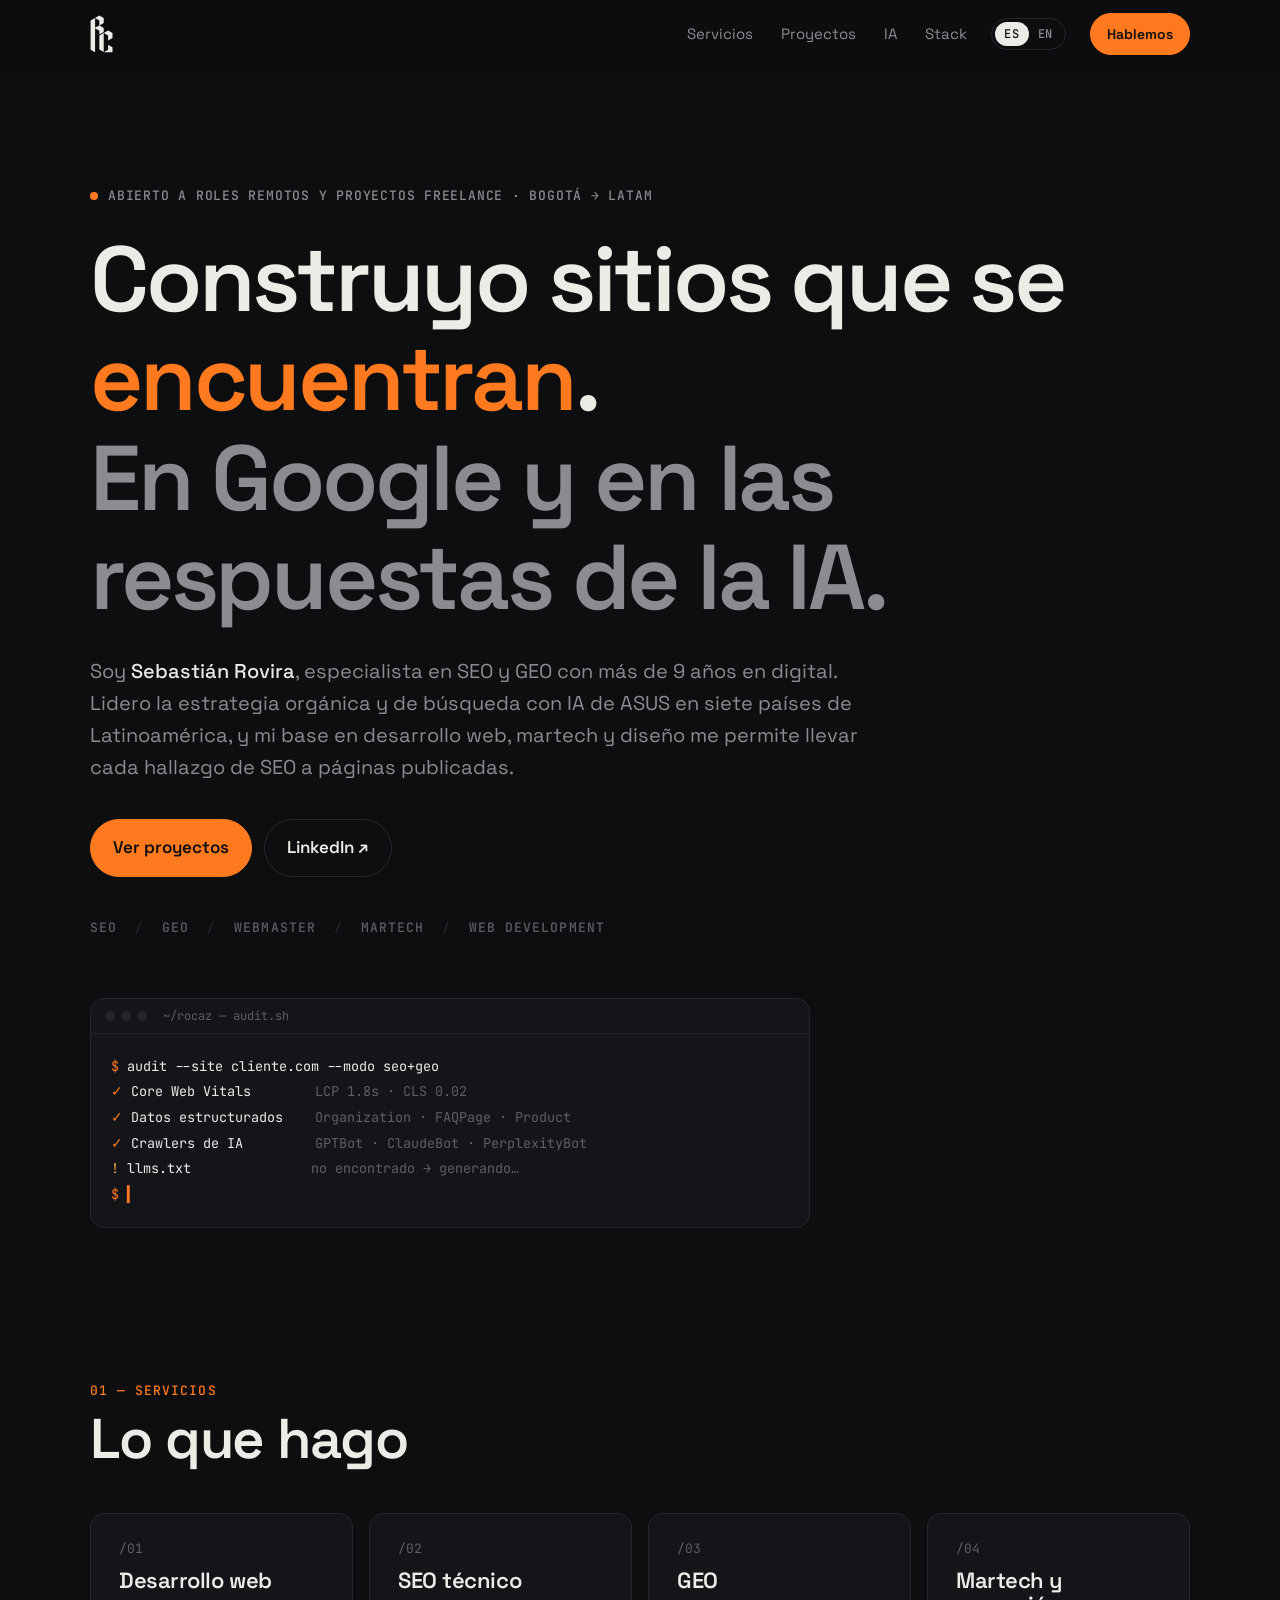
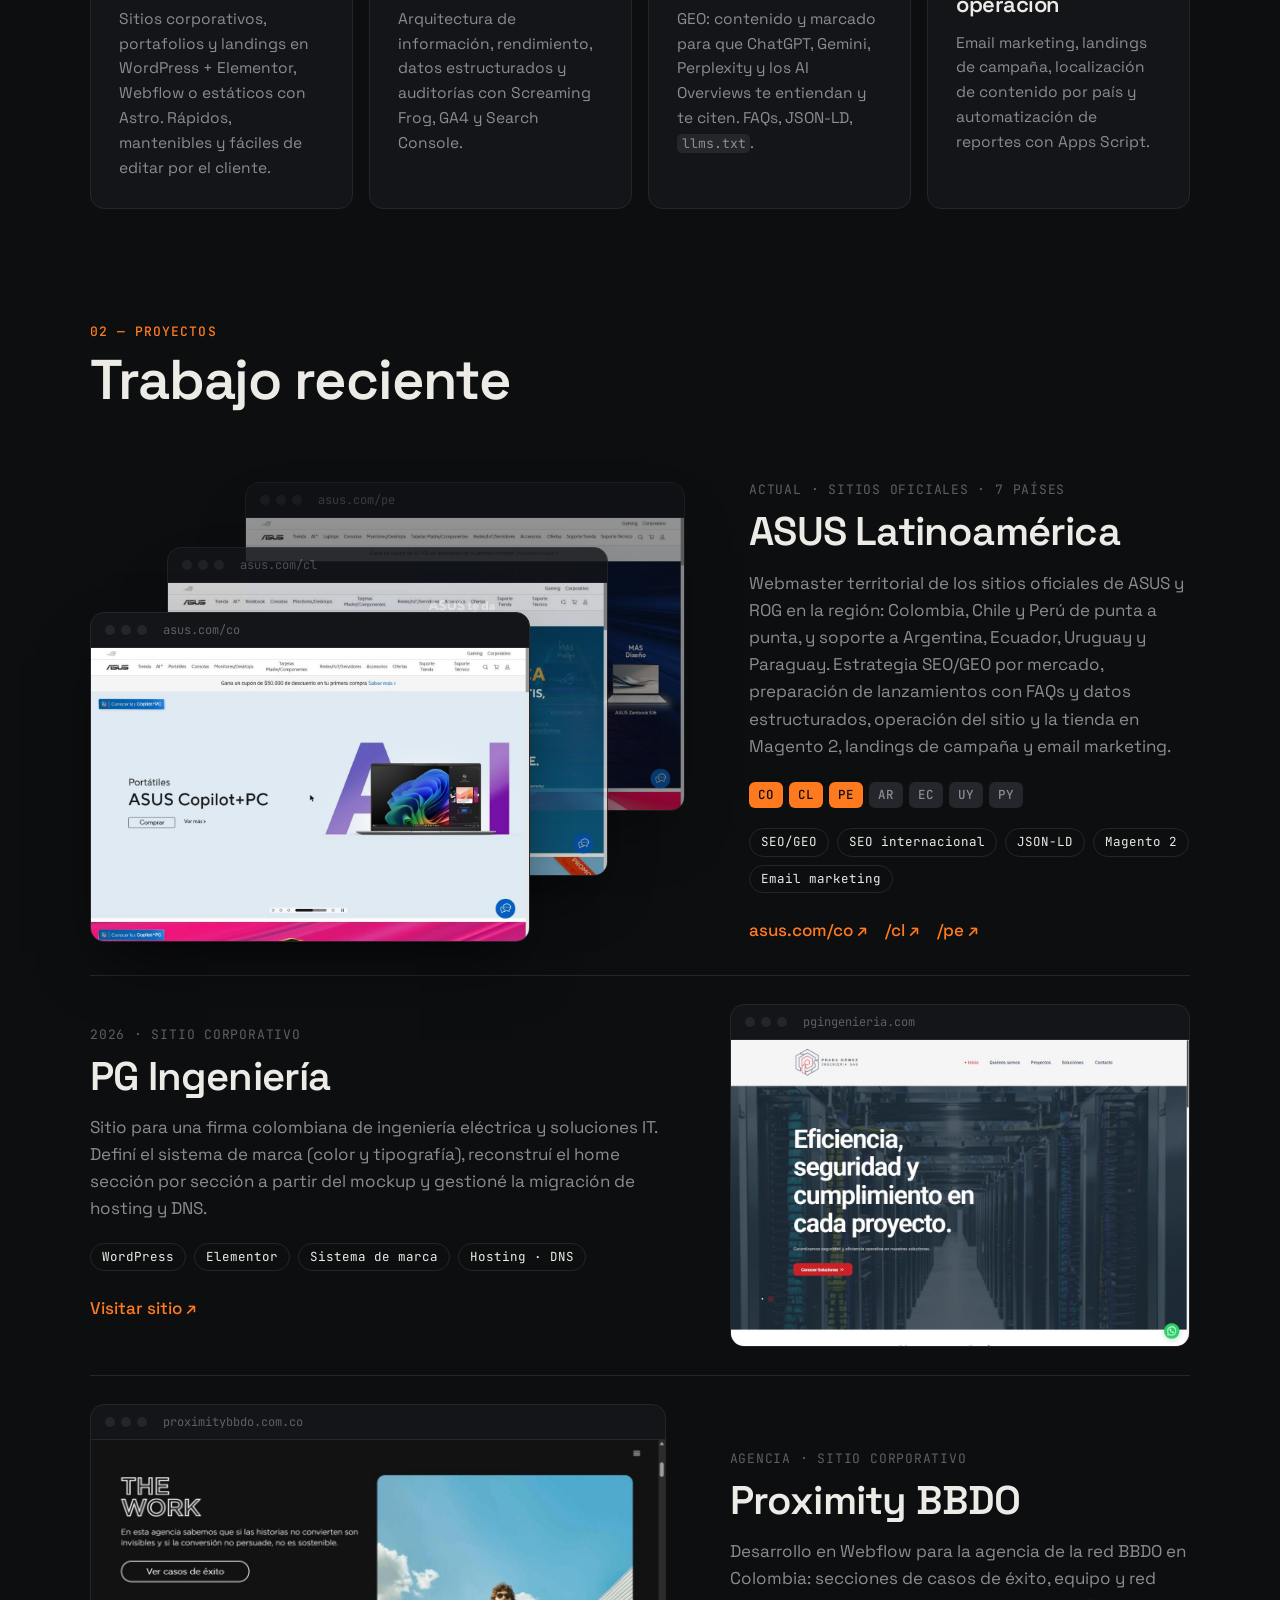
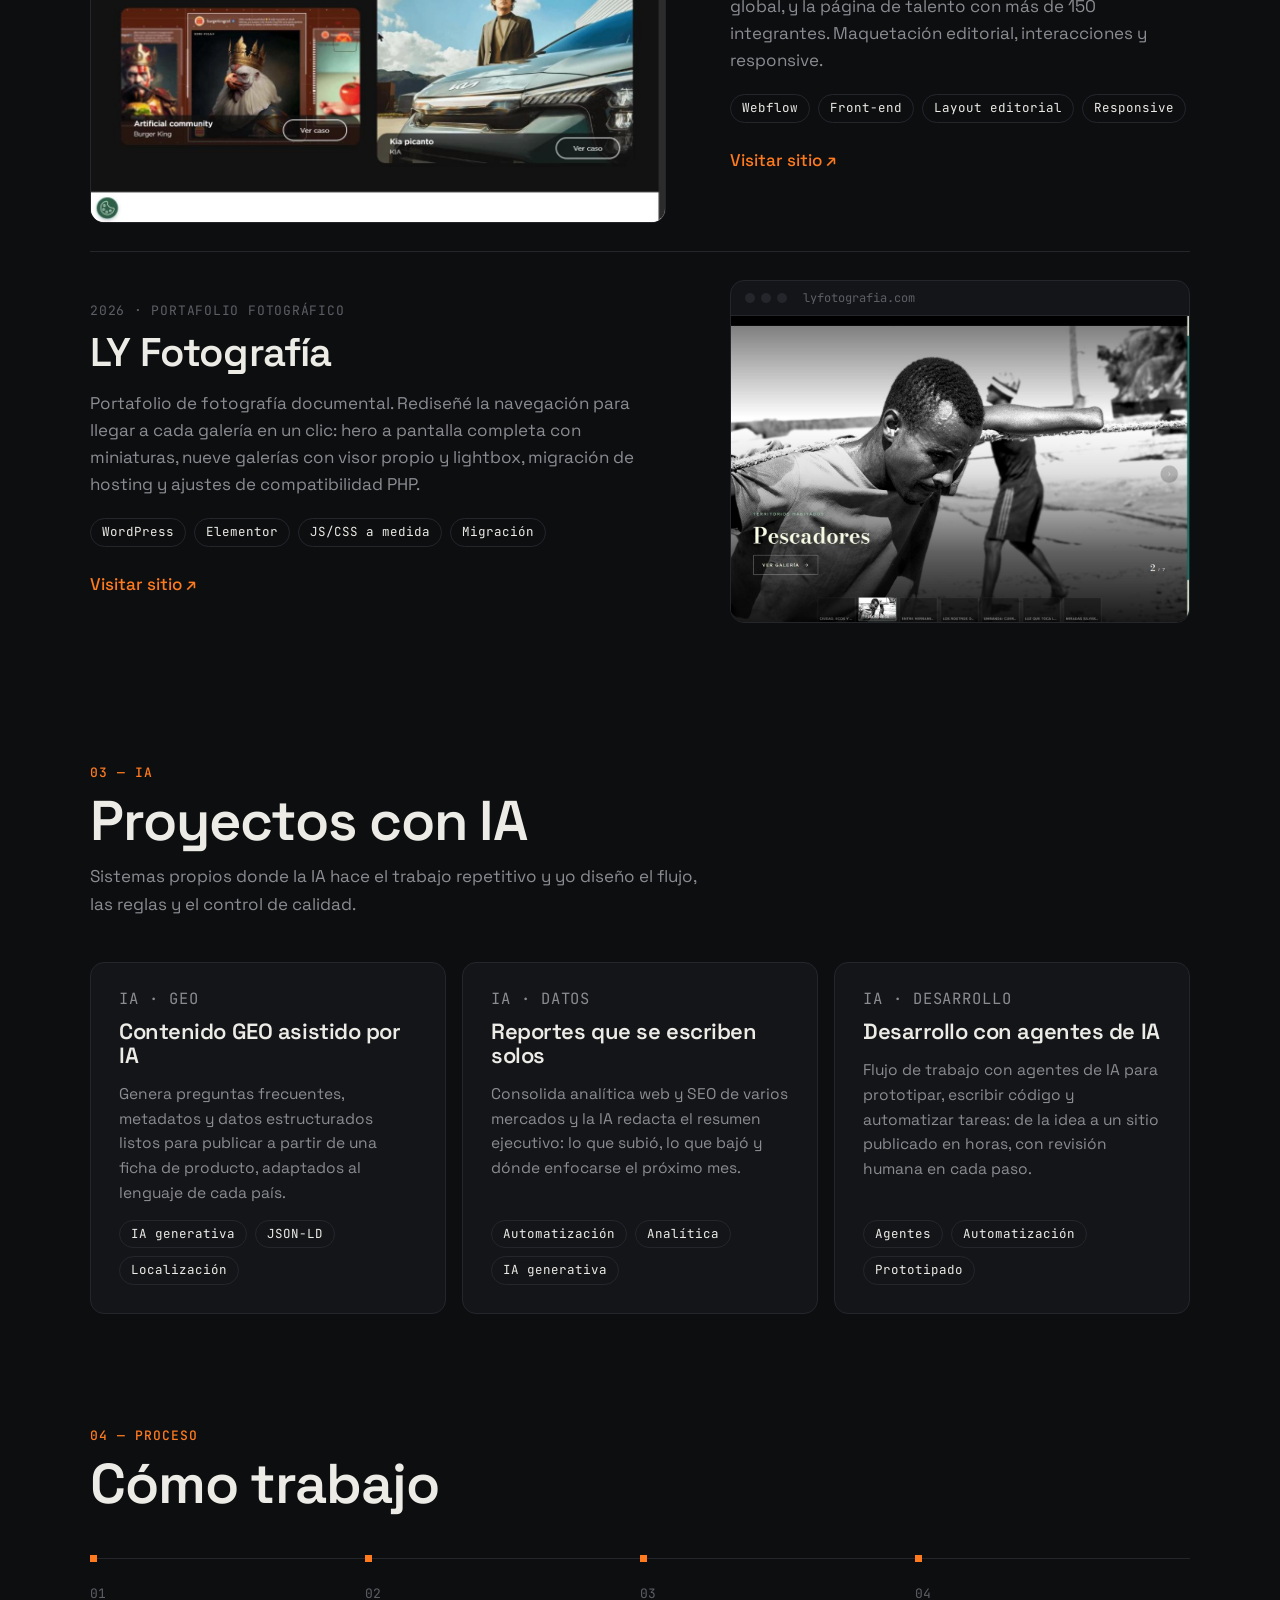
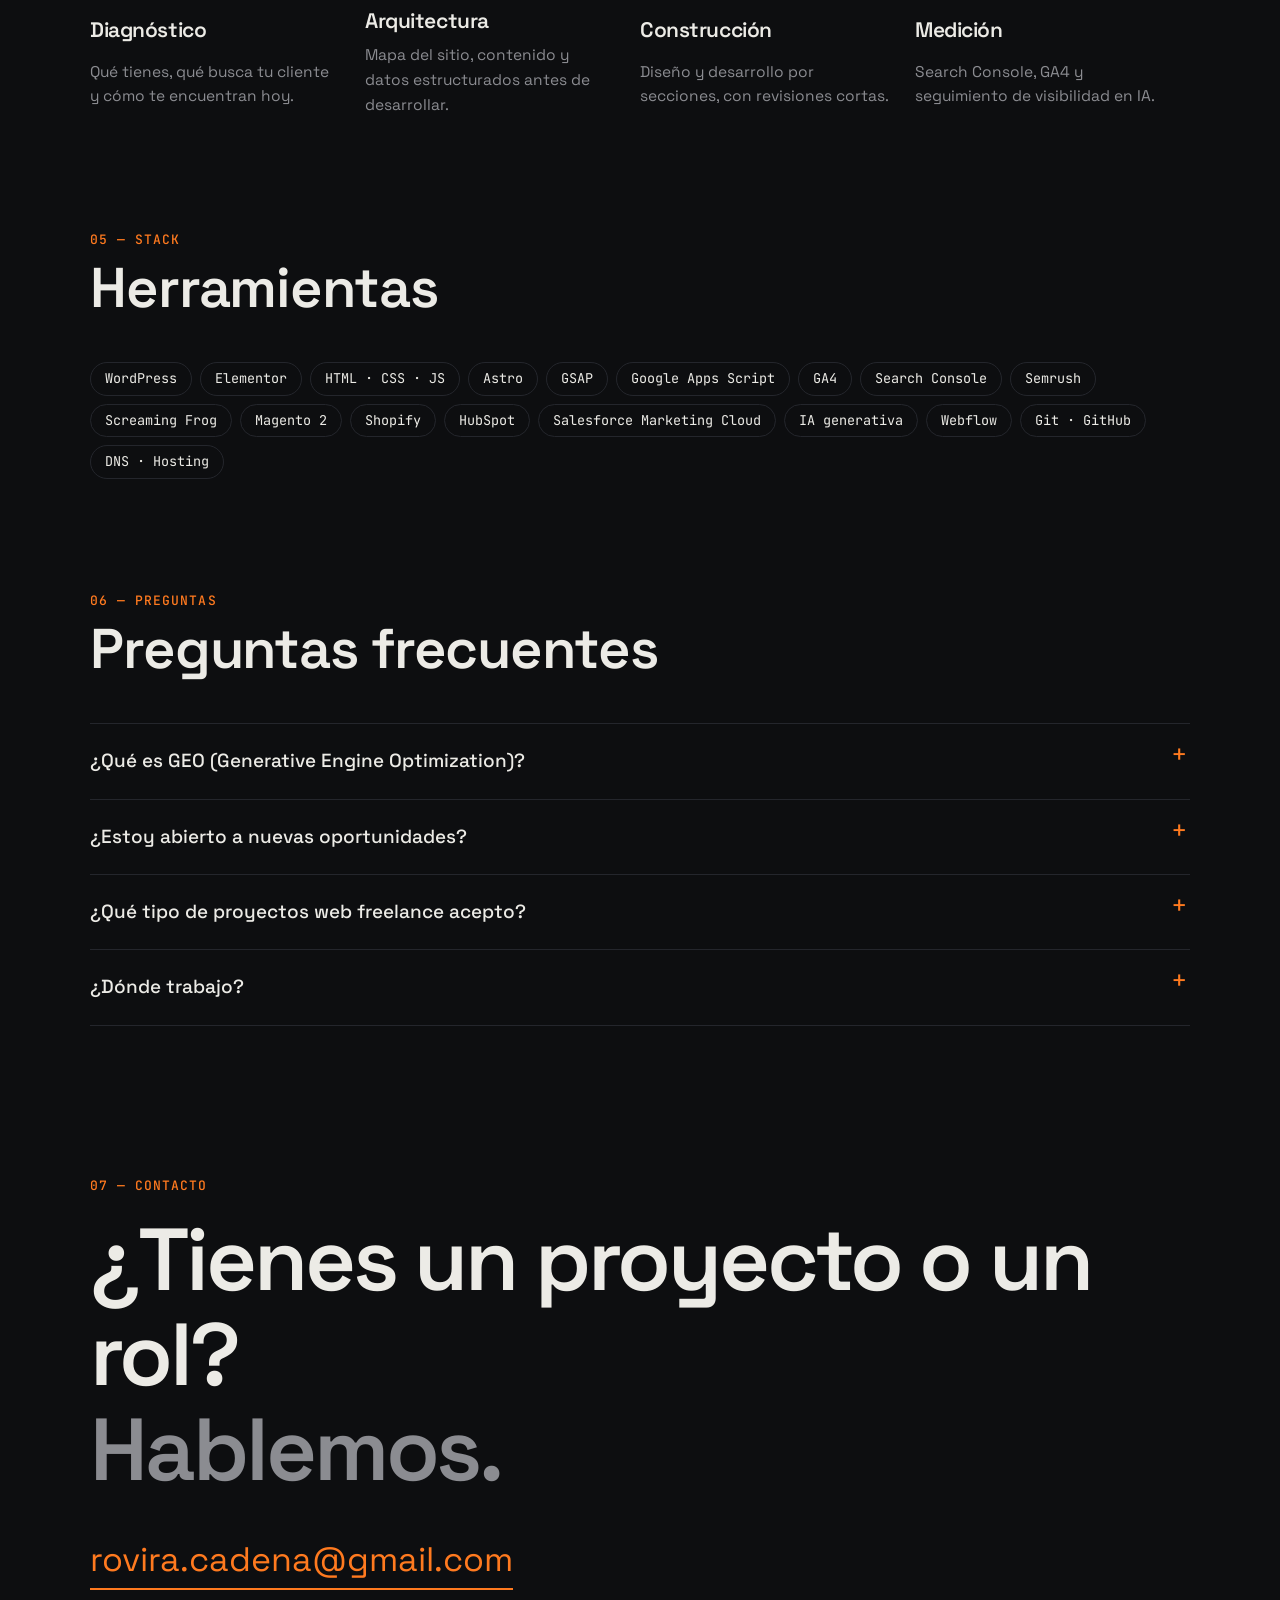
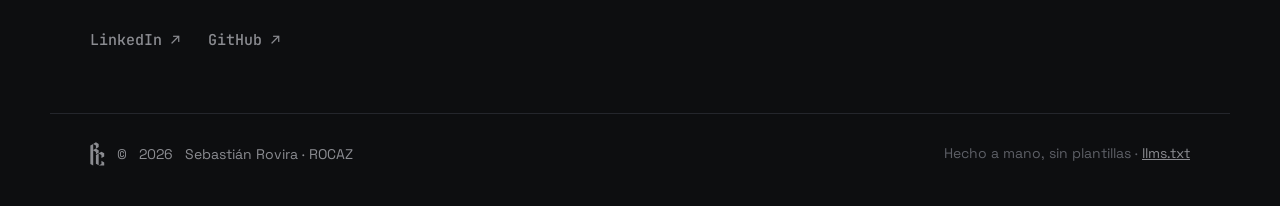
<file: index.html>
<!doctype html>
<html lang="es-CO">
<head>
<meta charset="utf-8">
<meta name="viewport" content="width=device-width, initial-scale=1">
<title>Sebastián Rovira — SEO y GEO, webmaster y desarrollo web · Bogotá</title>
<meta name="description" content="Especialista en SEO y GEO con más de 9 años en digital. Lidero la estrategia orgánica y de búsqueda con IA de ASUS en 7 países de Latinoamérica. Abierto a roles remotos y proyectos web freelance.">
<link rel="canonical" href="https://roviracadena.github.io/">
<link rel="alternate" hreflang="es" href="https://roviracadena.github.io/">
<link rel="alternate" hreflang="en" href="https://roviracadena.github.io/en/">
<link rel="alternate" hreflang="x-default" href="https://roviracadena.github.io/">
<meta name="author" content="Sebastián Rovira">
<meta name="robots" content="index, follow, max-image-preview:large">
<meta name="theme-color" content="#0d0e10">
<link rel="icon" href="/favicon.svg" type="image/svg+xml">
<meta property="og:type" content="profile">
<meta property="og:site_name" content="Sebastián Rovira">
<meta property="og:locale" content="es_CO">
<meta property="og:locale:alternate" content="en_US">
<meta property="og:url" content="https://roviracadena.github.io/">
<meta property="og:title" content="Sebastián Rovira — SEO y GEO, webmaster y desarrollo web">
<meta property="og:description" content="Sitios que se encuentran: en Google y en las respuestas de la IA. SEO, GEO y desarrollo web desde Bogotá para Latinoamérica.">
<meta property="og:image" content="https://roviracadena.github.io/img/og.png">
<meta property="og:image:width" content="1200">
<meta property="og:image:height" content="630">
<meta property="og:image:alt" content="Sebastián Rovira — SEO, GEO y desarrollo web">
<meta property="profile:first_name" content="Sebastián">
<meta property="profile:last_name" content="Rovira">
<meta name="twitter:card" content="summary_large_image">
<meta name="twitter:title" content="Sebastián Rovira — SEO y GEO, webmaster y desarrollo web">
<meta name="twitter:description" content="Sitios que se encuentran: en Google y en las respuestas de la IA.">
<meta name="twitter:image" content="https://roviracadena.github.io/img/og.png">
<link rel="preconnect" href="https://fonts.googleapis.com">
<link rel="preconnect" href="https://fonts.gstatic.com" crossorigin>
<link href="https://fonts.googleapis.com/css2?family=Space+Grotesk:wght@400;500;600;700&family=JetBrains+Mono:wght@400;500&display=swap" rel="stylesheet">
<link rel="stylesheet" href="/styles.css">
<script type="application/ld+json">
{
  "@context": "https://schema.org",
  "@graph": [
    {
      "@type": "Person",
      "@id": "https://roviracadena.github.io/#person",
      "name": "Sebastián Rovira",
      "givenName": "Juan Sebastián",
      "familyName": "Rovira Cadena",
      "alternateName": ["Juan Sebastián Rovira Cadena", "Sebastian Rovira Cadena", "ROCAZ"],
      "url": "https://roviracadena.github.io/",
      "image": "https://roviracadena.github.io/img/og.png",
      "email": "mailto:rovira.cadena@gmail.com",
      "jobTitle": "Territorial Webmaster (LATAM) · SEO & GEO",
      "description": "Especialista en SEO y GEO con más de 9 años en digital; lidera la estrategia orgánica y de búsqueda con IA de ASUS en siete países de Latinoamérica.",
      "worksFor": { "@type": "Organization", "name": "ASUS", "url": "https://www.asus.com/" },
      "hasOccupation": {
        "@type": "Occupation",
        "name": "Territorial Webmaster (LATAM)",
        "occupationLocation": { "@type": "Place", "name": "Latinoamérica" },
        "skills": "SEO técnico, Generative Engine Optimization (GEO), datos estructurados, Magento 2, GA4, Google Search Console, email marketing"
      },
      "alumniOf": { "@type": "CollegeOrUniversity", "name": "Corporación Universitaria UNITEC" },
      "address": { "@type": "PostalAddress", "addressLocality": "Bogotá", "addressCountry": "CO" },
      "knowsAbout": ["SEO técnico", "Generative Engine Optimization", "SEO internacional", "Datos estructurados (JSON-LD)", "Google Analytics 4", "Google Search Console", "Semrush", "Magento 2", "Shopify", "WordPress", "Webflow", "Desarrollo web", "Salesforce Marketing Cloud", "HubSpot", "Email marketing", "Google Apps Script"],
      "knowsLanguage": [
        { "@type": "Language", "name": "Español", "alternateName": "es" },
        { "@type": "Language", "name": "English", "alternateName": "en" }
      ],
      "sameAs": [
        "https://www.linkedin.com/in/sebastian-rovira-cadena/",
        "https://github.com/RoviraCadena"
      ]
    },
    {
      "@type": "WebSite",
      "@id": "https://roviracadena.github.io/#website",
      "url": "https://roviracadena.github.io/",
      "name": "Sebastián Rovira",
      "inLanguage": ["es-CO", "en"],
      "author": { "@id": "https://roviracadena.github.io/#person" }
    },
    {
      "@type": "ProfilePage",
      "@id": "https://roviracadena.github.io/#webpage",
      "url": "https://roviracadena.github.io/",
      "name": "Sebastián Rovira — SEO y GEO, webmaster y desarrollo web",
      "inLanguage": "es-CO",
      "dateModified": "2026-10-22",
      "isPartOf": { "@id": "https://roviracadena.github.io/#website" },
      "mainEntity": { "@id": "https://roviracadena.github.io/#person" }
    },
    {
      "@type": "FAQPage",
      "@id": "https://roviracadena.github.io/#faq",
      "inLanguage": "es-CO",
      "mainEntity": [
        {
          "@type": "Question",
          "name": "¿Qué es GEO (Generative Engine Optimization)?",
          "acceptedAnswer": { "@type": "Answer", "text": "Es la práctica de preparar el contenido y el marcado de un sitio para que los motores de IA —ChatGPT, Gemini, Perplexity o los AI Overviews de Google— lo entiendan, lo citen y lo recomienden en sus respuestas." }
        },
        {
          "@type": "Question",
          "name": "¿Sebastián Rovira está abierto a nuevas oportunidades?",
          "acceptedAnswer": { "@type": "Answer", "text": "Sí. Está abierto a roles remotos de SEO, GEO y crecimiento orgánico, y a proyectos web freelance." }
        },
        {
          "@type": "Question",
          "name": "¿Qué tipo de proyectos web freelance acepta Sebastián Rovira?",
          "acceptedAnswer": { "@type": "Answer", "text": "Sitios corporativos, portafolios y landings en WordPress/Elementor, Webflow o sitios estáticos en Astro, además de auditorías SEO/GEO y ajustes técnicos a sitios existentes." }
        },
        {
          "@type": "Question",
          "name": "¿Dónde trabaja Sebastián Rovira?",
          "acceptedAnswer": { "@type": "Answer", "text": "Trabaja desde Bogotá, Colombia, de forma remota con equipos y clientes de Latinoamérica y Estados Unidos, en español e inglés." }
        }
      ]
    }
  ]
}
</script>
</head>
<body>
<a class="skip" href="#main">Saltar al contenido</a>

<header class="nav" id="top">
  <div class="wrap nav__in">
    <a class="logo" href="#top" aria-label="Sebastián Rovira — inicio"><svg class="logo__mark" viewBox="93 46 79 130" aria-hidden="true"><path d="M95,65 L110.4,56.3 L110.4,173.6 L95,165 Z M110,56.5 L125,48 L140,56.5 L140,73.5 L125.5,82 L140,90.5 L140,104 L125,112.5 L125,99.5 L110,91 L110,90 L125,81.5 L125,65 Z M125,116.5 L155,99 L170,107.5 L170,124.5 L155,133 L155,116.5 L140,108 L140,172.5 L125,164 Z M155,148 L170,156.5 L170,173.5 L140,173.5 L155,165 Z"/></svg></a>
    <nav aria-label="Principal">
      <ul class="nav__links">
        <li><a href="#servicios">Servicios</a></li>
        <li><a href="#proyectos">Proyectos</a></li>
        <li><a href="#ia">IA</a></li>
        <li><a href="#stack">Stack</a></li>
      </ul>
    </nav>
    <div class="lang" role="group" aria-label="Idioma / Language">
      <a href="/" hreflang="es" lang="es" aria-current="true">ES</a>
      <a href="/en/" hreflang="en" lang="en">EN</a>
    </div>
    <a class="btn btn--sm" href="#contacto">Hablemos</a>
  </div>
</header>

<main id="main">

  <!-- HERO -->
  <section class="hero wrap">
    <p class="eyebrow"><span class="pulse" aria-hidden="true"></span> Abierto a roles remotos y proyectos freelance · Bogotá → LATAM</p>
    <h1 class="hero__title">Construyo sitios que se <em>encuentran</em>.<br><span class="muted">En Google y en las respuestas de la IA.</span></h1>
    <p class="hero__lead">Soy <strong>Sebastián Rovira</strong>, especialista en SEO y GEO con más de 9 años en digital. Lidero la estrategia orgánica y de búsqueda con IA de ASUS en siete países de Latinoamérica, y mi base en desarrollo web, martech y diseño me permite llevar cada hallazgo de SEO a páginas publicadas.</p>
    <div class="hero__cta">
      <a class="btn" href="#proyectos">Ver proyectos</a>
      <a class="btn btn--ghost" href="https://www.linkedin.com/in/sebastian-rovira-cadena/" target="_blank" rel="noopener me">LinkedIn ↗</a>
    </div>
    <ul class="tags" aria-label="Especialidades">
      <li>SEO</li><li>GEO</li><li>Webmaster</li><li>Martech</li><li>Web development</li>
    </ul>

    <div class="term" aria-hidden="true">
      <div class="term__bar"><i></i><i></i><i></i><span>~/rocaz — audit.sh</span></div>
<pre class="term__body"><span class="c">$</span> audit --site cliente.com --modo seo+geo
<span class="ok">✓</span> Core Web Vitals        <span class="dim">LCP 1.8s · CLS 0.02</span>
<span class="ok">✓</span> Datos estructurados    <span class="dim">Organization · FAQPage · Product</span>
<span class="ok">✓</span> Crawlers de IA         <span class="dim">GPTBot · ClaudeBot · PerplexityBot</span>
<span class="warn">!</span> llms.txt               <span class="dim">no encontrado → generando…</span>
<span class="c">$</span> <span class="cursor">▍</span></pre>
    </div>
  </section>

  <!-- SERVICIOS -->
  <section class="section wrap" id="servicios">
    <header class="section__head">
      <p class="kicker">01 — Servicios</p>
      <h2>Lo que hago</h2>
    </header>
    <div class="grid grid--4">
      <article class="card">
        <span class="card__n">/01</span>
        <h3>Desarrollo web</h3>
        <p>Sitios corporativos, portafolios y landings en WordPress + Elementor, Webflow o estáticos con Astro. Rápidos, mantenibles y fáciles de editar por el cliente.</p>
      </article>
      <article class="card">
        <span class="card__n">/02</span>
        <h3>SEO técnico</h3>
        <p>Arquitectura de información, rendimiento, datos estructurados y auditorías con Screaming Frog, GA4 y Search Console.</p>
      </article>
      <article class="card">
        <span class="card__n">/03</span>
        <h3>GEO</h3>
        <p><abbr title="Generative Engine Optimization">GEO</abbr>: contenido y marcado para que ChatGPT, Gemini, Perplexity y los AI Overviews te entiendan y te citen. FAQs, JSON-LD, <code>llms.txt</code>.</p>
      </article>
      <article class="card">
        <span class="card__n">/04</span>
        <h3>Martech y operación</h3>
        <p>Email marketing, landings de campaña, localización de contenido por país y automatización de reportes con Apps Script.</p>
      </article>
    </div>
  </section>

  <!-- PROYECTOS -->
  <section class="section wrap" id="proyectos">
    <header class="section__head">
      <p class="kicker">02 — Proyectos</p>
      <h2>Trabajo reciente</h2>
    </header>

    <article class="project project--feature">
      <div class="trio" aria-label="Sitios oficiales de ASUS en Colombia, Chile y Perú">
        <a class="shot trio__item trio__item--3" href="https://www.asus.com/pe/" target="_blank" rel="noopener">
          <div class="shot__bar"><i></i><i></i><i></i><span>asus.com/pe</span></div>
          <div class="shot__img"><img src="/img/asus-pe.jpg" alt="Home de ASUS Perú" loading="lazy" width="1206" height="806"></div>
        </a>
        <a class="shot trio__item trio__item--2" href="https://www.asus.com/cl/" target="_blank" rel="noopener">
          <div class="shot__bar"><i></i><i></i><i></i><span>asus.com/cl</span></div>
          <div class="shot__img"><img src="/img/asus-cl.jpg" alt="Home de ASUS Chile" loading="lazy" width="1206" height="806"></div>
        </a>
        <a class="shot trio__item trio__item--1" href="https://www.asus.com/co/" target="_blank" rel="noopener">
          <div class="shot__bar"><i></i><i></i><i></i><span>asus.com/co</span></div>
          <div class="shot__img"><img src="/img/asus-co.jpg" alt="Home de ASUS Colombia" loading="lazy" width="1206" height="806"></div>
        </a>
      </div>
      <div class="project__txt">
        <p class="project__meta">Actual · Sitios oficiales · 7 países</p>
        <h3>ASUS Latinoamérica</h3>
        <p>Webmaster territorial de los sitios oficiales de ASUS y ROG en la región: Colombia, Chile y Perú de punta a punta, y soporte a Argentina, Ecuador, Uruguay y Paraguay. Estrategia SEO/GEO por mercado, preparación de lanzamientos con FAQs y datos estructurados, operación del sitio y la tienda en Magento 2, landings de campaña y email marketing.</p>
        <ul class="countries" aria-label="Países">
          <li class="on">CO</li><li class="on">CL</li><li class="on">PE</li><li>AR</li><li>EC</li><li>UY</li><li>PY</li>
        </ul>
        <ul class="chips"><li>SEO/GEO</li><li>SEO internacional</li><li>JSON-LD</li><li>Magento 2</li><li>Email marketing</li></ul>
        <p class="links"><a class="link" href="https://www.asus.com/co/" target="_blank" rel="noopener">asus.com/co ↗</a><a class="link" href="https://www.asus.com/cl/" target="_blank" rel="noopener">/cl ↗</a><a class="link" href="https://www.asus.com/pe/" target="_blank" rel="noopener">/pe ↗</a></p>
      </div>
    </article>

    <article class="project project--rev">
      <a class="shot" href="https://pgingenieria.com/" target="_blank" rel="noopener">
        <div class="shot__bar"><i></i><i></i><i></i><span>pgingenieria.com</span></div>
        <div class="shot__img shot__img--pg"><img src="/img/pg.jpg" alt="Home del sitio de PG Ingeniería" loading="lazy" width="1206" height="806" onerror="this.remove()"></div>
      </a>
      <div class="project__txt">
        <p class="project__meta">2026 · Sitio corporativo</p>
        <h3>PG Ingeniería</h3>
        <p>Sitio para una firma colombiana de ingeniería eléctrica y soluciones IT. Definí el sistema de marca (color y tipografía), reconstruí el home sección por sección a partir del mockup y gestioné la migración de hosting y DNS.</p>
        <ul class="chips"><li>WordPress</li><li>Elementor</li><li>Sistema de marca</li><li>Hosting · DNS</li></ul>
        <a class="link" href="https://pgingenieria.com/" target="_blank" rel="noopener">Visitar sitio ↗</a>
      </div>
    </article>

    <article class="project">
      <a class="shot" href="https://www.proximitybbdo.com.co/" target="_blank" rel="noopener">
        <div class="shot__bar"><i></i><i></i><i></i><span>proximitybbdo.com.co</span></div>
        <div class="shot__img shot__img--px"><img src="/img/proximity-home.jpg" alt="Sitio de Proximity BBDO Colombia" loading="lazy" width="1206" height="806"></div>
      </a>
      <div class="project__txt">
        <p class="project__meta">Agencia · Sitio corporativo</p>
        <h3>Proximity BBDO</h3>
        <p>Desarrollo en Webflow para la agencia de la red BBDO en Colombia: secciones de casos de éxito, equipo y red global, y la página de talento con más de 150 integrantes. Maquetación editorial, interacciones y responsive.</p>
        <ul class="chips"><li>Webflow</li><li>Front-end</li><li>Layout editorial</li><li>Responsive</li></ul>
        <a class="link" href="https://www.proximitybbdo.com.co/" target="_blank" rel="noopener">Visitar sitio ↗</a>
      </div>
    </article>

    <article class="project project--rev">
      <a class="shot" href="https://lyfotografia.com/" target="_blank" rel="noopener">
        <div class="shot__bar"><i></i><i></i><i></i><span>lyfotografia.com</span></div>
        <div class="shot__img shot__img--ly"><img src="/img/ly.jpg" alt="Home del portafolio LY Fotografía" loading="lazy" width="1206" height="806" onerror="this.remove()"></div>
      </a>
      <div class="project__txt">
        <p class="project__meta">2026 · Portafolio fotográfico</p>
        <h3>LY Fotografía</h3>
        <p>Portafolio de fotografía documental. Rediseñé la navegación para llegar a cada galería en un clic: hero a pantalla completa con miniaturas, nueve galerías con visor propio y lightbox, migración de hosting y ajustes de compatibilidad PHP.</p>
        <ul class="chips"><li>WordPress</li><li>Elementor</li><li>JS/CSS a medida</li><li>Migración</li></ul>
        <a class="link" href="https://lyfotografia.com/" target="_blank" rel="noopener">Visitar sitio ↗</a>
      </div>
    </article>

    <!-- Estudio Casa Marín: oculto hasta lanzamiento
    <article class="project project—rev">
      <div class="shot shot—soon">
        <div class="shot__bar"><i></i><i></i><i></i><span>estudiocasamarin.com</span></div>
        <div class="shot__img shot__img—casa"><span>Scroll&nbsp;journey</span></div>
      </div>
      <div class="project__txt">
        <p class="project__meta">En desarrollo · Sitio narrativo</p>
        <h3>Estudio Casa Marín</h3>
        <p>Sitio tipo “scroll journey” para un estudio de cortinas, carpintería y acabados: una historia en capítulos en lugar de la estructura de secciones de siempre. Estático, liviano y con animaciones fluidas.</p>
        <ul class="chips"><li>Astro</li><li>GSAP ScrollTrigger</li><li>Lenis</li><li>Tipografía self-hosted</li></ul>
        <span class="link link—off">Próximamente</span>
      </div>
    </article>
    -->
  </section>

  <!-- LAB -->
  <section class="section wrap" id="ia">
    <header class="section__head">
      <p class="kicker">03 — IA</p>
      <h2>Proyectos con IA</h2>
      <p class="section__sub">Sistemas propios donde la IA hace el trabajo repetitivo y yo diseño el flujo, las reglas y el control de calidad.</p>
    </header>
    <div class="grid grid--3">
      <article class="card card--lab">
        <p class="card__tag">IA · GEO</p>
        <h3>Contenido GEO asistido por IA</h3>
        <p>Genera preguntas frecuentes, metadatos y datos estructurados listos para publicar a partir de una ficha de producto, adaptados al lenguaje de cada país.</p>
        <ul class="chips"><li>IA generativa</li><li>JSON-LD</li><li>Localización</li></ul>
      </article>
      <article class="card card--lab">
        <p class="card__tag">IA · Datos</p>
        <h3>Reportes que se escriben solos</h3>
        <p>Consolida analítica web y SEO de varios mercados y la IA redacta el resumen ejecutivo: lo que subió, lo que bajó y dónde enfocarse el próximo mes.</p>
        <ul class="chips"><li>Automatización</li><li>Analítica</li><li>IA generativa</li></ul>
      </article>
      <article class="card card--lab">
        <p class="card__tag">IA · Desarrollo</p>
        <h3>Desarrollo con agentes de IA</h3>
        <p>Flujo de trabajo con agentes de IA para prototipar, escribir código y automatizar tareas: de la idea a un sitio publicado en horas, con revisión humana en cada paso.</p>
        <ul class="chips"><li>Agentes</li><li>Automatización</li><li>Prototipado</li></ul>
      </article>
    </div>
  </section>

  <!-- PROCESO -->
  <section class="section wrap" id="proceso">
    <header class="section__head">
      <p class="kicker">04 — Proceso</p>
      <h2>Cómo trabajo</h2>
    </header>
    <ol class="steps">
      <li><span>01</span><h3>Diagnóstico</h3><p>Qué tienes, qué busca tu cliente y cómo te encuentran hoy.</p></li>
      <li><span>02</span><h3>Arquitectura</h3><p>Mapa del sitio, contenido y datos estructurados antes de desarrollar.</p></li>
      <li><span>03</span><h3>Construcción</h3><p>Diseño y desarrollo por secciones, con revisiones cortas.</p></li>
      <li><span>04</span><h3>Medición</h3><p>Search Console, GA4 y seguimiento de visibilidad en IA.</p></li>
    </ol>
  </section>

  <!-- STACK -->
  <section class="section wrap" id="stack">
    <header class="section__head">
      <p class="kicker">05 — Stack</p>
      <h2>Herramientas</h2>
    </header>
    <ul class="chips chips--lg">
        <li>WordPress</li><li>Elementor</li><li>HTML · CSS · JS</li><li>Astro</li><li>GSAP</li><li>Google Apps Script</li><li>GA4</li><li>Search Console</li><li>Semrush</li><li>Screaming Frog</li><li>Magento 2</li><li>Shopify</li><li>HubSpot</li><li>Salesforce Marketing Cloud</li><li>IA generativa</li><li>Webflow</li><li>Git · GitHub</li><li>DNS · Hosting</li>
      </ul>
  </section>

  <!-- FAQ (visible, respalda el FAQPage) -->
  <section class="section wrap" id="faq">
    <header class="section__head">
      <p class="kicker">06 — Preguntas</p>
      <h2>Preguntas frecuentes</h2>
    </header>
    <div class="faq">
      <details>
        <summary>¿Qué es GEO (Generative Engine Optimization)?</summary>
        <p>Es la práctica de preparar el contenido y el marcado de un sitio para que los motores de IA —ChatGPT, Gemini, Perplexity o los AI Overviews de Google— lo entiendan, lo citen y lo recomienden en sus respuestas.</p>
      </details>
      <details>
        <summary>¿Estoy abierto a nuevas oportunidades?</summary>
        <p>Sí. Estoy abierto a roles remotos de SEO, GEO y crecimiento orgánico, y a proyectos web freelance.</p>
      </details>
      <details>
        <summary>¿Qué tipo de proyectos web freelance acepto?</summary>
        <p>Sitios corporativos, portafolios y landings en WordPress/Elementor, Webflow o sitios estáticos en Astro, además de auditorías SEO/GEO y ajustes técnicos a sitios existentes.</p>
      </details>
      <details>
        <summary>¿Dónde trabajo?</summary>
        <p>Desde Bogotá, Colombia, de forma remota con equipos y clientes de Latinoamérica y Estados Unidos, en español e inglés.</p>
      </details>
    </div>
  </section>

  <!-- CONTACTO -->
  <section class="contact wrap" id="contacto">
    <p class="kicker">07 — Contacto</p>
    <h2 class="contact__title">¿Tienes un proyecto o un rol?<br><span class="muted">Hablemos.</span></h2>
    <a class="contact__mail" href="mailto:rovira.cadena@gmail.com">rovira.cadena@gmail.com</a>
    <ul class="social">
      <li><a href="https://www.linkedin.com/in/sebastian-rovira-cadena/" target="_blank" rel="noopener me">LinkedIn ↗</a></li>
      <li><a href="https://github.com/RoviraCadena" target="_blank" rel="noopener me">GitHub ↗</a></li>
    </ul>
  </section>
</main>

<footer class="foot wrap">
  <p class="foot__brand"><svg class="logo__mark" viewBox="93 46 79 130" aria-hidden="true"><path d="M95,65 L110.4,56.3 L110.4,173.6 L95,165 Z M110,56.5 L125,48 L140,56.5 L140,73.5 L125.5,82 L140,90.5 L140,104 L125,112.5 L125,99.5 L110,91 L110,90 L125,81.5 L125,65 Z M125,116.5 L155,99 L170,107.5 L170,124.5 L155,133 L155,116.5 L140,108 L140,172.5 L125,164 Z M155,148 L170,156.5 L170,173.5 L140,173.5 L155,165 Z"/></svg>© <span id="y">2026</span> Sebastián Rovira · ROCAZ</p>
  <p class="dim">Hecho a mano, sin plantillas · <a href="/llms.txt">llms.txt</a></p>
</footer>

<script src="/main.js" defer></script>
</body>
</html>
</file>
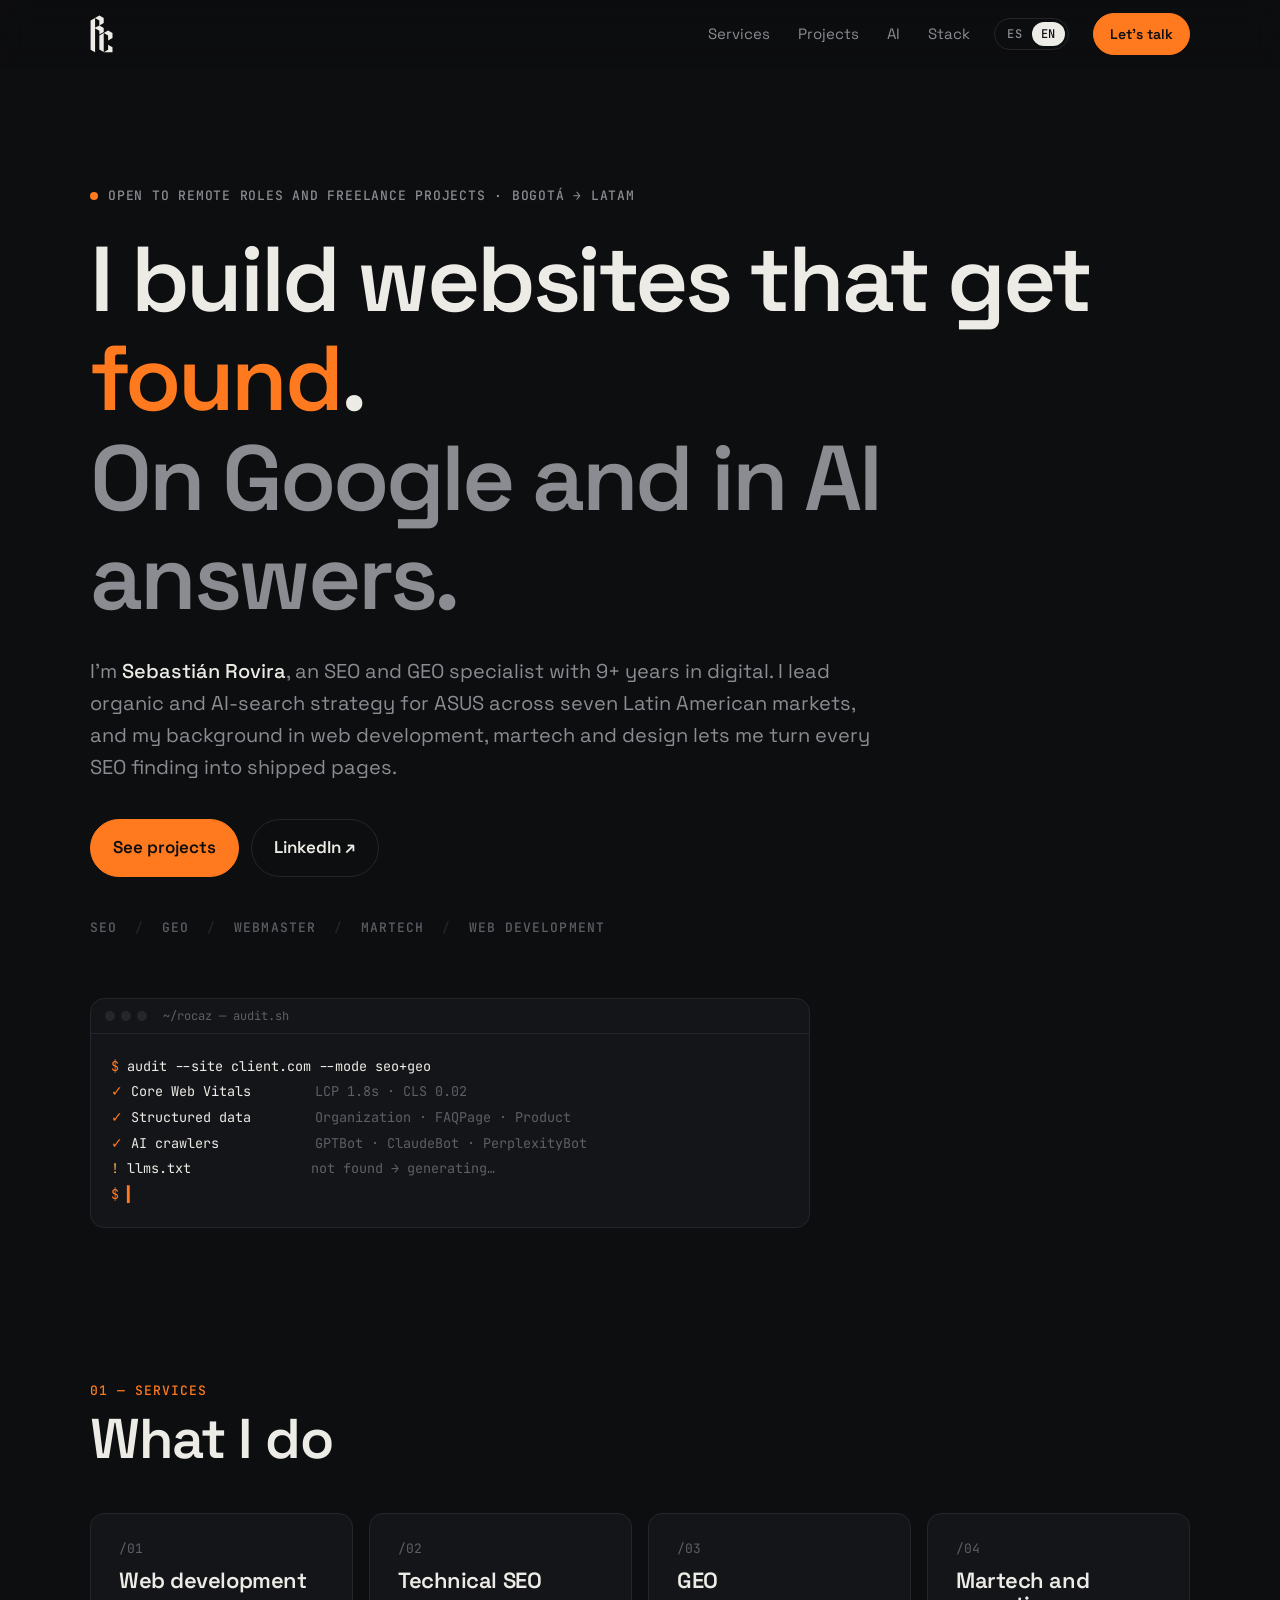
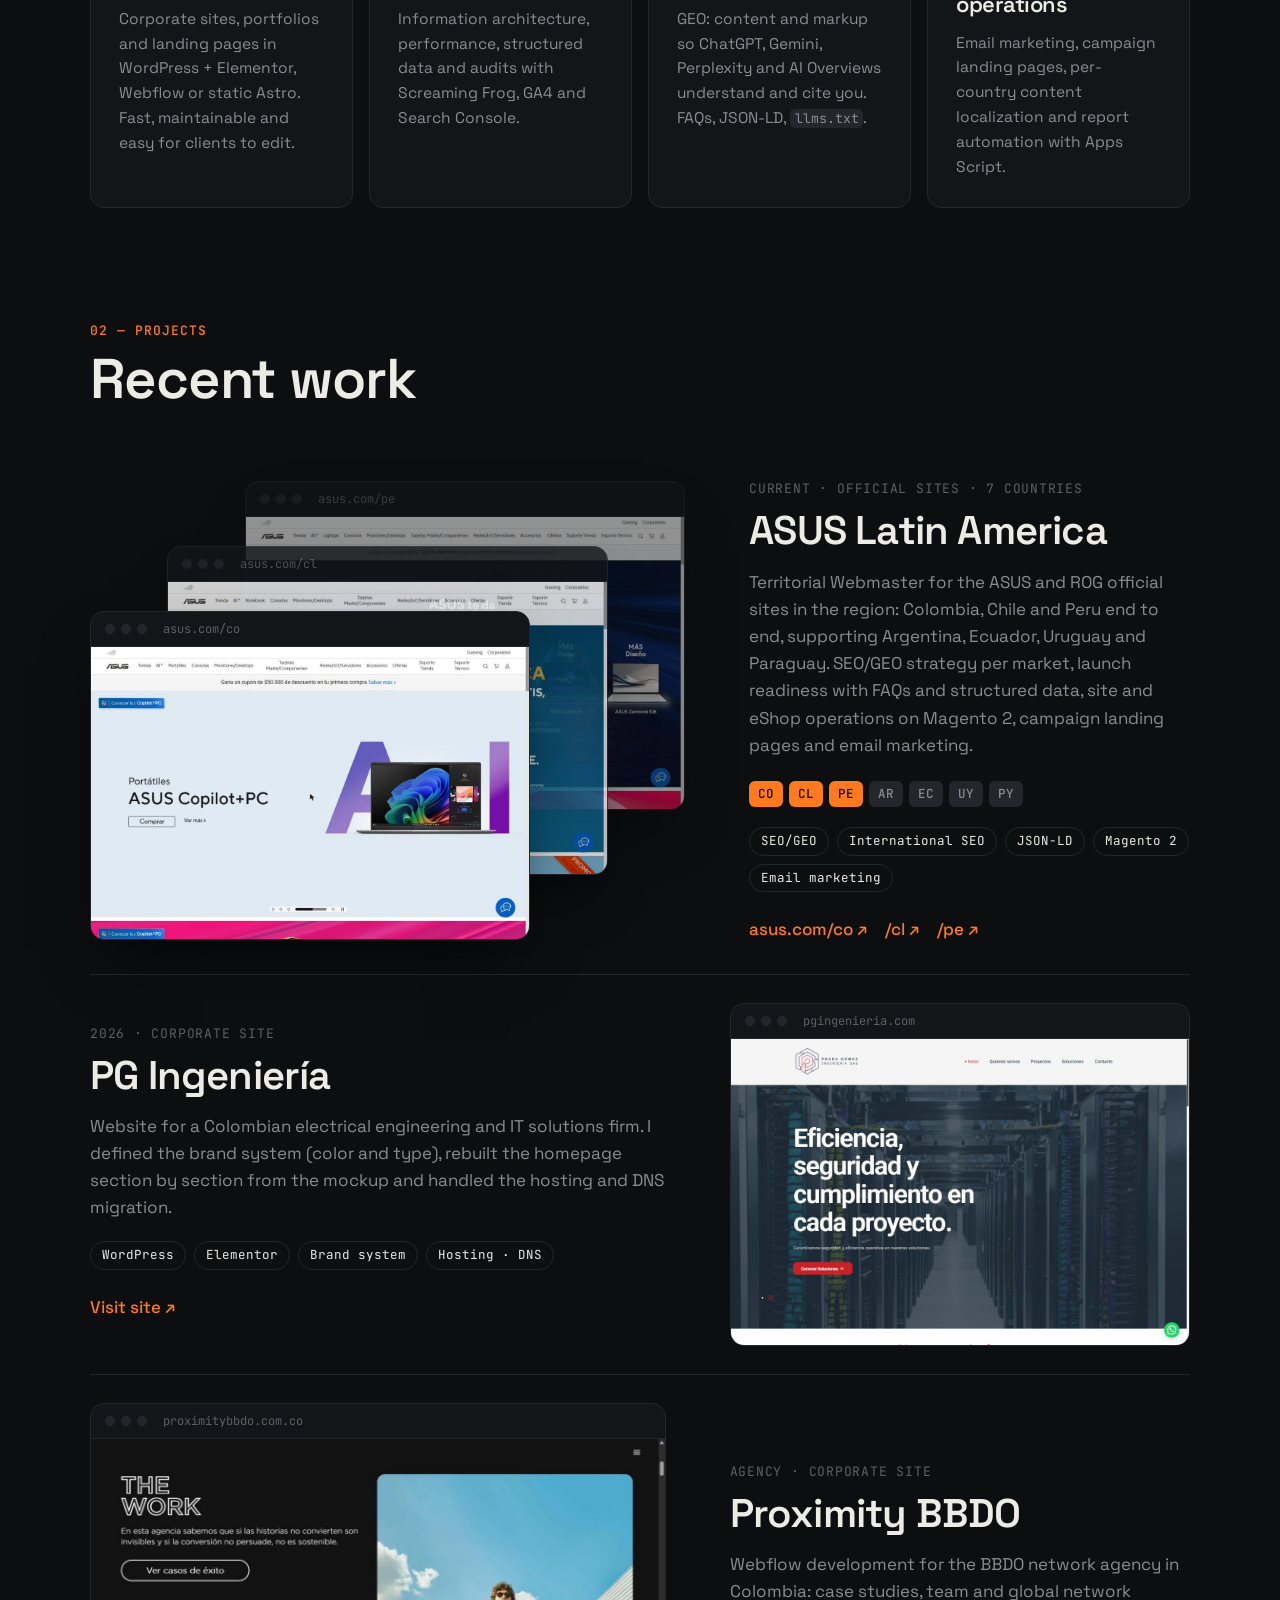
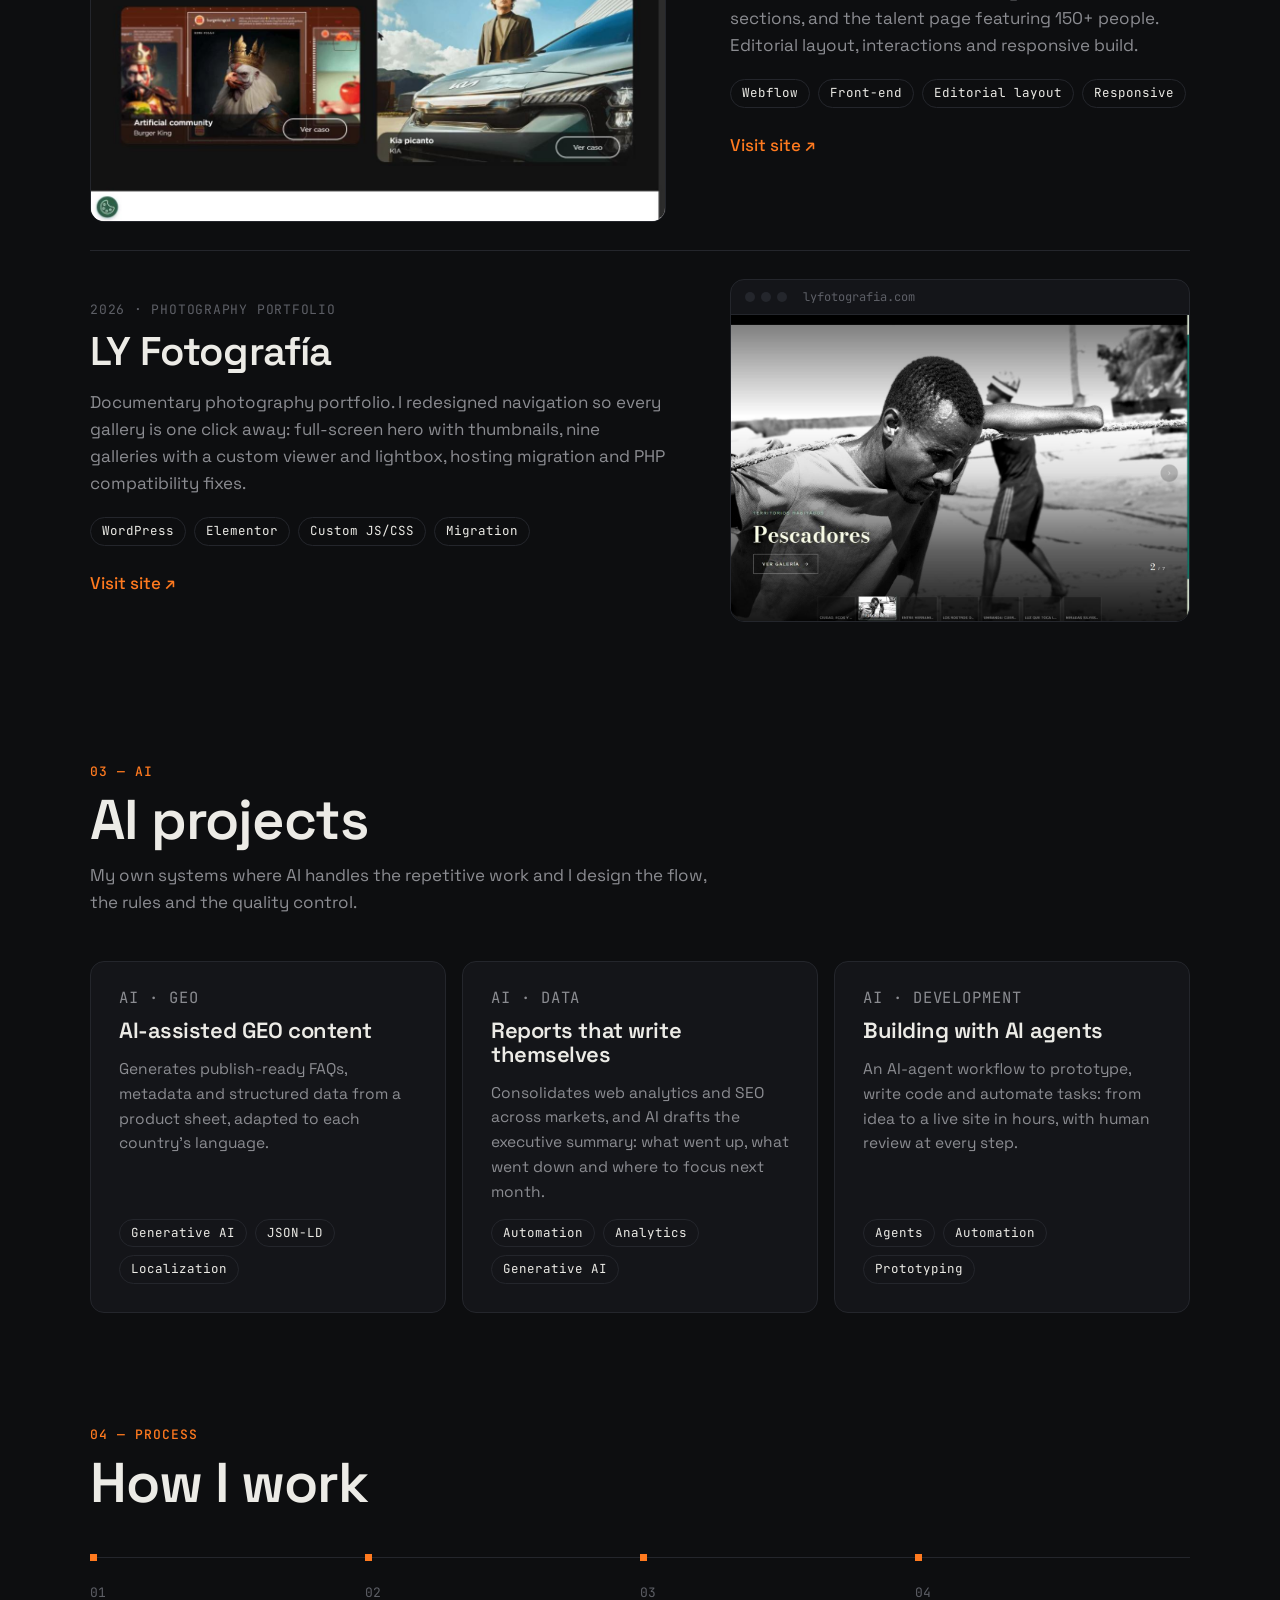
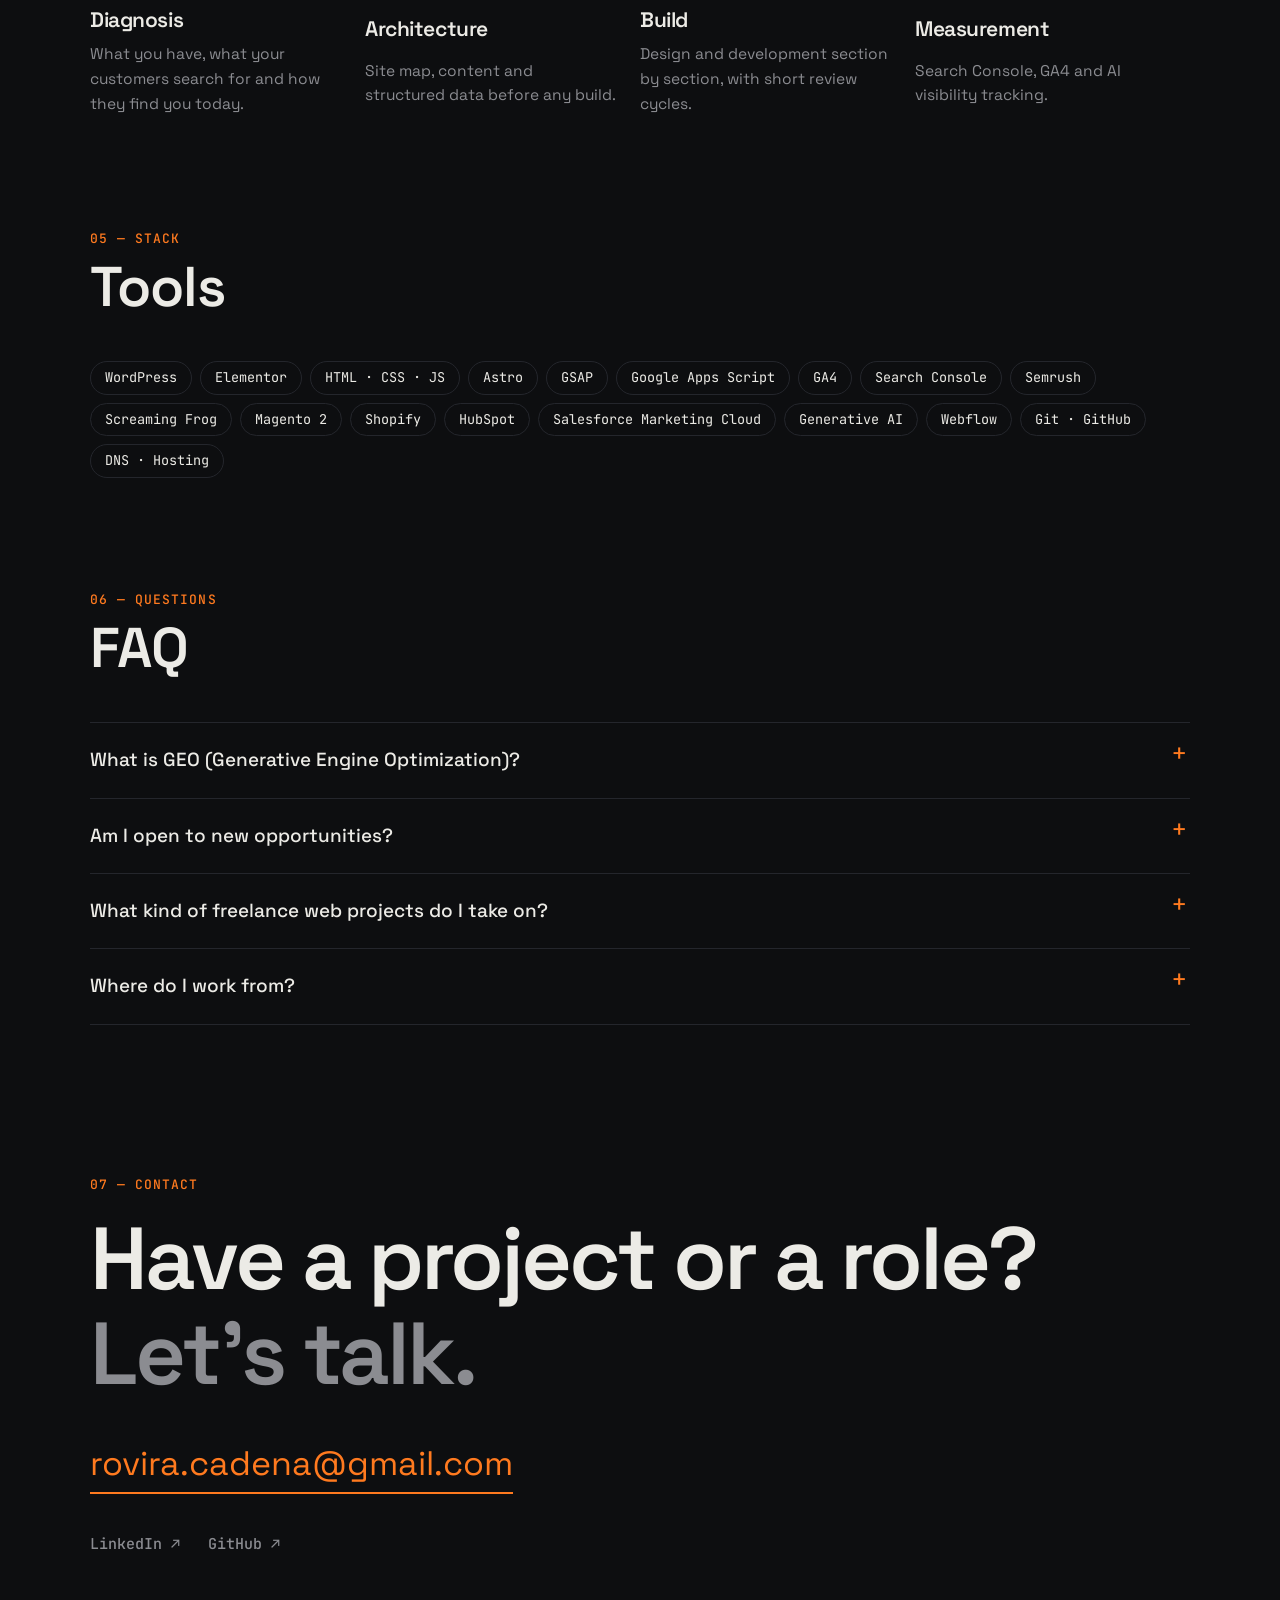
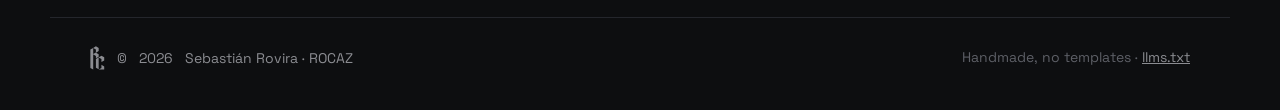
<file: en/index.html>
<!doctype html>
<html lang="en">
<head>
<meta charset="utf-8">
<meta name="viewport" content="width=device-width, initial-scale=1">
<title>Sebastián Rovira — SEO & GEO, Webmaster and Web Development · Bogotá</title>
<meta name="description" content="SEO and GEO specialist with 9+ years in digital. I lead organic and AI-search strategy for ASUS across 7 Latin American markets. Open to remote roles and freelance web projects.">
<link rel="canonical" href="https://roviracadena.github.io/en/">
<link rel="alternate" hreflang="es" href="https://roviracadena.github.io/">
<link rel="alternate" hreflang="en" href="https://roviracadena.github.io/en/">
<link rel="alternate" hreflang="x-default" href="https://roviracadena.github.io/">
<meta name="author" content="Sebastián Rovira">
<meta name="robots" content="index, follow, max-image-preview:large">
<meta name="theme-color" content="#0d0e10">
<link rel="icon" href="/favicon.svg" type="image/svg+xml">
<meta property="og:type" content="profile">
<meta property="og:site_name" content="Sebastián Rovira">
<meta property="og:locale" content="en_US">
<meta property="og:locale:alternate" content="es_CO">
<meta property="og:url" content="https://roviracadena.github.io/en/">
<meta property="og:title" content="Sebastián Rovira — SEO & GEO, Webmaster and Web Development">
<meta property="og:description" content="Websites that get found: on Google and in AI answers. SEO, GEO and web development from Bogotá for Latin America and beyond.">
<meta property="og:image" content="https://roviracadena.github.io/img/og.png">
<meta property="og:image:width" content="1200">
<meta property="og:image:height" content="630">
<meta property="og:image:alt" content="Sebastián Rovira — SEO, GEO and web development">
<meta property="profile:first_name" content="Sebastián">
<meta property="profile:last_name" content="Rovira">
<meta name="twitter:card" content="summary_large_image">
<meta name="twitter:title" content="Sebastián Rovira — SEO & GEO, Webmaster and Web Development">
<meta name="twitter:description" content="Websites that get found: on Google and in AI answers.">
<meta name="twitter:image" content="https://roviracadena.github.io/img/og.png">
<link rel="preconnect" href="https://fonts.googleapis.com">
<link rel="preconnect" href="https://fonts.gstatic.com" crossorigin>
<link href="https://fonts.googleapis.com/css2?family=Space+Grotesk:wght@400;500;600;700&family=JetBrains+Mono:wght@400;500&display=swap" rel="stylesheet">
<link rel="stylesheet" href="/styles.css">
<script type="application/ld+json">
{
  "@context": "https://schema.org",
  "@graph": [
    {
      "@type": "Person",
      "@id": "https://roviracadena.github.io/#person",
      "name": "Sebastián Rovira",
      "givenName": "Juan Sebastián",
      "familyName": "Rovira Cadena",
      "alternateName": [
        "Juan Sebastián Rovira Cadena",
        "Sebastian Rovira Cadena",
        "ROCAZ"
      ],
      "url": "https://roviracadena.github.io/",
      "image": "https://roviracadena.github.io/img/og.png",
      "email": "mailto:rovira.cadena@gmail.com",
      "jobTitle": "Territorial Webmaster (LATAM) · SEO & GEO",
      "description": "SEO and GEO specialist with 9+ years in digital; leads organic and AI-search strategy for ASUS across seven Latin American markets.",
      "worksFor": {
        "@type": "Organization",
        "name": "ASUS",
        "url": "https://www.asus.com/"
      },
      "hasOccupation": {
        "@type": "Occupation",
        "name": "Territorial Webmaster (LATAM)",
        "occupationLocation": {
          "@type": "Place",
          "name": "Latin America"
        },
        "skills": "Technical SEO, Generative Engine Optimization (GEO), structured data, Magento 2, GA4, Google Search Console, email marketing"
      },
      "alumniOf": {
        "@type": "CollegeOrUniversity",
        "name": "Corporación Universitaria UNITEC"
      },
      "address": {
        "@type": "PostalAddress",
        "addressLocality": "Bogotá",
        "addressCountry": "CO"
      },
      "knowsAbout": [
        "Technical SEO",
        "Generative Engine Optimization",
        "International SEO",
        "Structured data (JSON-LD)",
        "Google Analytics 4",
        "Google Search Console",
        "Semrush",
        "Magento 2",
        "Shopify",
        "WordPress",
        "Webflow",
        "Web development",
        "Salesforce Marketing Cloud",
        "HubSpot",
        "Email marketing",
        "Google Apps Script"
      ],
      "knowsLanguage": [
        {
          "@type": "Language",
          "name": "Spanish",
          "alternateName": "es"
        },
        {
          "@type": "Language",
          "name": "English",
          "alternateName": "en"
        }
      ],
      "sameAs": [
        "https://www.linkedin.com/in/sebastian-rovira-cadena/",
        "https://github.com/RoviraCadena"
      ]
    },
    {
      "@type": "WebSite",
      "@id": "https://roviracadena.github.io/#website",
      "url": "https://roviracadena.github.io/",
      "name": "Sebastián Rovira",
      "inLanguage": [
        "es-CO",
        "en"
      ],
      "author": {
        "@id": "https://roviracadena.github.io/#person"
      }
    },
    {
      "@type": "ProfilePage",
      "@id": "https://roviracadena.github.io/en/#webpage",
      "url": "https://roviracadena.github.io/en/",
      "name": "Sebastián Rovira — SEO & GEO, Webmaster and Web Development",
      "inLanguage": "en",
      "dateModified": "2026-10-22",
      "isPartOf": {
        "@id": "https://roviracadena.github.io/#website"
      },
      "mainEntity": {
        "@id": "https://roviracadena.github.io/#person"
      }
    },
    {
      "@type": "FAQPage",
      "@id": "https://roviracadena.github.io/en/#faq",
      "inLanguage": "en",
      "mainEntity": [
        {
          "@type": "Question",
          "name": "What is GEO (Generative Engine Optimization)?",
          "acceptedAnswer": {
            "@type": "Answer",
            "text": "It is the practice of preparing a site's content and markup so AI engines (ChatGPT, Gemini, Perplexity or Google's AI Overviews) understand it, cite it and recommend it in their answers."
          }
        },
        {
          "@type": "Question",
          "name": "Is Sebastián Rovira open to new opportunities?",
          "acceptedAnswer": {
            "@type": "Answer",
            "text": "Yes. He is open to remote SEO, GEO and organic growth roles, as well as freelance web projects."
          }
        },
        {
          "@type": "Question",
          "name": "What kind of freelance web projects does Sebastián Rovira take on?",
          "acceptedAnswer": {
            "@type": "Answer",
            "text": "Corporate sites, portfolios and landing pages built with WordPress/Elementor, Webflow or static Astro sites, plus SEO/GEO audits and technical fixes on existing sites."
          }
        },
        {
          "@type": "Question",
          "name": "Where does Sebastián Rovira work from?",
          "acceptedAnswer": {
            "@type": "Answer",
            "text": "He works from Bogotá, Colombia, remotely with teams and clients across Latin America and the United States, in Spanish and English."
          }
        }
      ]
    }
  ]
}
</script>
</head>
<body>
<a class="skip" href="#main">Skip to content</a>

<header class="nav" id="top">
  <div class="wrap nav__in">
    <a class="logo" href="#top" aria-label="Sebastián Rovira — home"><svg class="logo__mark" viewBox="93 46 79 130" aria-hidden="true"><path d="M95,65 L110.4,56.3 L110.4,173.6 L95,165 Z M110,56.5 L125,48 L140,56.5 L140,73.5 L125.5,82 L140,90.5 L140,104 L125,112.5 L125,99.5 L110,91 L110,90 L125,81.5 L125,65 Z M125,116.5 L155,99 L170,107.5 L170,124.5 L155,133 L155,116.5 L140,108 L140,172.5 L125,164 Z M155,148 L170,156.5 L170,173.5 L140,173.5 L155,165 Z"/></svg></a>
    <nav aria-label="Main">
      <ul class="nav__links">
        <li><a href="#servicios">Services</a></li>
        <li><a href="#proyectos">Projects</a></li>
        <li><a href="#ia">AI</a></li>
        <li><a href="#stack">Stack</a></li>
      </ul>
    </nav>
    <div class="lang" role="group" aria-label="Idioma / Language">
      <a href="/" hreflang="es" lang="es">ES</a>
      <a href="/en/" hreflang="en" lang="en" aria-current="true">EN</a>
    </div>
    <a class="btn btn--sm" href="#contacto">Let's talk</a>
  </div>
</header>

<main id="main">

  <!-- HERO -->
  <section class="hero wrap">
    <p class="eyebrow"><span class="pulse" aria-hidden="true"></span> Open to remote roles and freelance projects · Bogotá → LATAM</p>
    <h1 class="hero__title">I build websites that get <em>found</em>.<br><span class="muted">On Google and in AI answers.</span></h1>
    <p class="hero__lead">I'm <strong>Sebastián Rovira</strong>, an SEO and GEO specialist with 9+ years in digital. I lead organic and AI-search strategy for ASUS across seven Latin American markets, and my background in web development, martech and design lets me turn every SEO finding into shipped pages.</p>
    <div class="hero__cta">
      <a class="btn" href="#proyectos">See projects</a>
      <a class="btn btn--ghost" href="https://www.linkedin.com/in/sebastian-rovira-cadena/" target="_blank" rel="noopener me">LinkedIn ↗</a>
    </div>
    <ul class="tags" aria-label="Specialties">
      <li>SEO</li><li>GEO</li><li>Webmaster</li><li>Martech</li><li>Web development</li>
    </ul>

    <div class="term" aria-hidden="true">
      <div class="term__bar"><i></i><i></i><i></i><span>~/rocaz — audit.sh</span></div>
<pre class="term__body"><span class="c">$</span> audit --site client.com --mode seo+geo
<span class="ok">✓</span> Core Web Vitals        <span class="dim">LCP 1.8s · CLS 0.02</span>
<span class="ok">✓</span> Structured data        <span class="dim">Organization · FAQPage · Product</span>
<span class="ok">✓</span> AI crawlers            <span class="dim">GPTBot · ClaudeBot · PerplexityBot</span>
<span class="warn">!</span> llms.txt               <span class="dim">not found → generating…</span>
<span class="c">$</span> <span class="cursor">▍</span></pre>
    </div>
  </section>

  <!-- SERVICIOS -->
  <section class="section wrap" id="servicios">
    <header class="section__head">
      <p class="kicker">01 — Services</p>
      <h2>What I do</h2>
    </header>
    <div class="grid grid--4">
      <article class="card">
        <span class="card__n">/01</span>
        <h3>Web development</h3>
        <p>Corporate sites, portfolios and landing pages in WordPress + Elementor, Webflow or static Astro. Fast, maintainable and easy for clients to edit.</p>
      </article>
      <article class="card">
        <span class="card__n">/02</span>
        <h3>Technical SEO</h3>
        <p>Information architecture, performance, structured data and audits with Screaming Frog, GA4 and Search Console.</p>
      </article>
      <article class="card">
        <span class="card__n">/03</span>
        <h3>GEO</h3>
        <p><abbr title="Generative Engine Optimization">GEO</abbr>: content and markup so ChatGPT, Gemini, Perplexity and AI Overviews understand and cite you. FAQs, JSON-LD, <code>llms.txt</code>.</p>
      </article>
      <article class="card">
        <span class="card__n">/04</span>
        <h3>Martech and operations</h3>
        <p>Email marketing, campaign landing pages, per-country content localization and report automation with Apps Script.</p>
      </article>
    </div>
  </section>

  <!-- PROYECTOS -->
  <section class="section wrap" id="proyectos">
    <header class="section__head">
      <p class="kicker">02 — Projects</p>
      <h2>Recent work</h2>
    </header>

    <article class="project project--feature">
      <div class="trio" aria-label="ASUS official sites in Colombia, Chile and Peru">
        <a class="shot trio__item trio__item--3" href="https://www.asus.com/pe/" target="_blank" rel="noopener">
          <div class="shot__bar"><i></i><i></i><i></i><span>asus.com/pe</span></div>
          <div class="shot__img"><img src="/img/asus-pe.jpg" alt="ASUS Peru homepage" loading="lazy" width="1206" height="806"></div>
        </a>
        <a class="shot trio__item trio__item--2" href="https://www.asus.com/cl/" target="_blank" rel="noopener">
          <div class="shot__bar"><i></i><i></i><i></i><span>asus.com/cl</span></div>
          <div class="shot__img"><img src="/img/asus-cl.jpg" alt="ASUS Chile homepage" loading="lazy" width="1206" height="806"></div>
        </a>
        <a class="shot trio__item trio__item--1" href="https://www.asus.com/co/" target="_blank" rel="noopener">
          <div class="shot__bar"><i></i><i></i><i></i><span>asus.com/co</span></div>
          <div class="shot__img"><img src="/img/asus-co.jpg" alt="ASUS Colombia homepage" loading="lazy" width="1206" height="806"></div>
        </a>
      </div>
      <div class="project__txt">
        <p class="project__meta">Current · Official sites · 7 countries</p>
        <h3>ASUS Latin America</h3>
        <p>Territorial Webmaster for the ASUS and ROG official sites in the region: Colombia, Chile and Peru end to end, supporting Argentina, Ecuador, Uruguay and Paraguay. SEO/GEO strategy per market, launch readiness with FAQs and structured data, site and eShop operations on Magento 2, campaign landing pages and email marketing.</p>
        <ul class="countries" aria-label="Countries">
          <li class="on">CO</li><li class="on">CL</li><li class="on">PE</li><li>AR</li><li>EC</li><li>UY</li><li>PY</li>
        </ul>
        <ul class="chips"><li>SEO/GEO</li><li>International SEO</li><li>JSON-LD</li><li>Magento 2</li><li>Email marketing</li></ul>
        <p class="links"><a class="link" href="https://www.asus.com/co/" target="_blank" rel="noopener">asus.com/co ↗</a><a class="link" href="https://www.asus.com/cl/" target="_blank" rel="noopener">/cl ↗</a><a class="link" href="https://www.asus.com/pe/" target="_blank" rel="noopener">/pe ↗</a></p>
      </div>
    </article>

    <article class="project project--rev">
      <a class="shot" href="https://pgingenieria.com/" target="_blank" rel="noopener">
        <div class="shot__bar"><i></i><i></i><i></i><span>pgingenieria.com</span></div>
        <div class="shot__img shot__img--pg"><img src="/img/pg.jpg" alt="PG Ingeniería homepage" loading="lazy" width="1206" height="806" onerror="this.remove()"></div>
      </a>
      <div class="project__txt">
        <p class="project__meta">2026 · Corporate site</p>
        <h3>PG Ingeniería</h3>
        <p>Website for a Colombian electrical engineering and IT solutions firm. I defined the brand system (color and type), rebuilt the homepage section by section from the mockup and handled the hosting and DNS migration.</p>
        <ul class="chips"><li>WordPress</li><li>Elementor</li><li>Brand system</li><li>Hosting · DNS</li></ul>
        <a class="link" href="https://pgingenieria.com/" target="_blank" rel="noopener">Visit site ↗</a>
      </div>
    </article>

    <article class="project">
      <a class="shot" href="https://www.proximitybbdo.com.co/" target="_blank" rel="noopener">
        <div class="shot__bar"><i></i><i></i><i></i><span>proximitybbdo.com.co</span></div>
        <div class="shot__img shot__img--px"><img src="/img/proximity-home.jpg" alt="Proximity BBDO Colombia website" loading="lazy" width="1206" height="806"></div>
      </a>
      <div class="project__txt">
        <p class="project__meta">Agency · Corporate site</p>
        <h3>Proximity BBDO</h3>
        <p>Webflow development for the BBDO network agency in Colombia: case studies, team and global network sections, and the talent page featuring 150+ people. Editorial layout, interactions and responsive build.</p>
        <ul class="chips"><li>Webflow</li><li>Front-end</li><li>Editorial layout</li><li>Responsive</li></ul>
        <a class="link" href="https://www.proximitybbdo.com.co/" target="_blank" rel="noopener">Visit site ↗</a>
      </div>
    </article>

    <article class="project project--rev">
      <a class="shot" href="https://lyfotografia.com/" target="_blank" rel="noopener">
        <div class="shot__bar"><i></i><i></i><i></i><span>lyfotografia.com</span></div>
        <div class="shot__img shot__img--ly"><img src="/img/ly.jpg" alt="LY Fotografía portfolio homepage" loading="lazy" width="1206" height="806" onerror="this.remove()"></div>
      </a>
      <div class="project__txt">
        <p class="project__meta">2026 · Photography portfolio</p>
        <h3>LY Fotografía</h3>
        <p>Documentary photography portfolio. I redesigned navigation so every gallery is one click away: full-screen hero with thumbnails, nine galleries with a custom viewer and lightbox, hosting migration and PHP compatibility fixes.</p>
        <ul class="chips"><li>WordPress</li><li>Elementor</li><li>Custom JS/CSS</li><li>Migration</li></ul>
        <a class="link" href="https://lyfotografia.com/" target="_blank" rel="noopener">Visit site ↗</a>
      </div>
    </article>

  </section>

  <!-- LAB -->
  <section class="section wrap" id="ia">
    <header class="section__head">
      <p class="kicker">03 — AI</p>
      <h2>AI projects</h2>
      <p class="section__sub">My own systems where AI handles the repetitive work and I design the flow, the rules and the quality control.</p>
    </header>
    <div class="grid grid--3">
      <article class="card card--lab">
        <p class="card__tag">AI · GEO</p>
        <h3>AI-assisted GEO content</h3>
        <p>Generates publish-ready FAQs, metadata and structured data from a product sheet, adapted to each country's language.</p>
        <ul class="chips"><li>Generative AI</li><li>JSON-LD</li><li>Localization</li></ul>
      </article>
      <article class="card card--lab">
        <p class="card__tag">AI · Data</p>
        <h3>Reports that write themselves</h3>
        <p>Consolidates web analytics and SEO across markets, and AI drafts the executive summary: what went up, what went down and where to focus next month.</p>
        <ul class="chips"><li>Automation</li><li>Analytics</li><li>Generative AI</li></ul>
      </article>
      <article class="card card--lab">
        <p class="card__tag">AI · Development</p>
        <h3>Building with AI agents</h3>
        <p>An AI-agent workflow to prototype, write code and automate tasks: from idea to a live site in hours, with human review at every step.</p>
        <ul class="chips"><li>Agents</li><li>Automation</li><li>Prototyping</li></ul>
      </article>
    </div>
  </section>

  <!-- PROCESO -->
  <section class="section wrap" id="proceso">
    <header class="section__head">
      <p class="kicker">04 — Process</p>
      <h2>How I work</h2>
    </header>
    <ol class="steps">
      <li><span>01</span><h3>Diagnosis</h3><p>What you have, what your customers search for and how they find you today.</p></li>
      <li><span>02</span><h3>Architecture</h3><p>Site map, content and structured data before any build.</p></li>
      <li><span>03</span><h3>Build</h3><p>Design and development section by section, with short review cycles.</p></li>
      <li><span>04</span><h3>Measurement</h3><p>Search Console, GA4 and AI visibility tracking.</p></li>
    </ol>
  </section>

  <!-- STACK -->
  <section class="section wrap" id="stack">
    <header class="section__head">
      <p class="kicker">05 — Stack</p>
      <h2>Tools</h2>
    </header>
    <ul class="chips chips--lg">
        <li>WordPress</li><li>Elementor</li><li>HTML · CSS · JS</li><li>Astro</li><li>GSAP</li><li>Google Apps Script</li><li>GA4</li><li>Search Console</li><li>Semrush</li><li>Screaming Frog</li><li>Magento 2</li><li>Shopify</li><li>HubSpot</li><li>Salesforce Marketing Cloud</li><li>Generative AI</li><li>Webflow</li><li>Git · GitHub</li><li>DNS · Hosting</li>
      </ul>
  </section>

  <!-- FAQ (visible, backs the FAQPage) -->
  <section class="section wrap" id="faq">
    <header class="section__head">
      <p class="kicker">06 — Questions</p>
      <h2>FAQ</h2>
    </header>
    <div class="faq">
      <details>
        <summary>What is GEO (Generative Engine Optimization)?</summary>
        <p>It is the practice of preparing a site's content and markup so AI engines (ChatGPT, Gemini, Perplexity or Google's AI Overviews) understand it, cite it and recommend it in their answers.</p>
      </details>
      <details>
        <summary>Am I open to new opportunities?</summary>
        <p>Yes. I'm open to remote SEO, GEO and organic growth roles, as well as freelance web projects.</p>
      </details>
      <details>
        <summary>What kind of freelance web projects do I take on?</summary>
        <p>Corporate sites, portfolios and landing pages built with WordPress/Elementor, Webflow or static Astro sites, plus SEO/GEO audits and technical fixes on existing sites.</p>
      </details>
      <details>
        <summary>Where do I work from?</summary>
        <p>From Bogotá, Colombia, remotely with teams and clients across Latin America and the United States, in Spanish and English.</p>
      </details>
    </div>
  </section>

  <!-- CONTACTO -->
  <section class="contact wrap" id="contacto">
    <p class="kicker">07 — Contact</p>
    <h2 class="contact__title">Have a project or a role?<br><span class="muted">Let's talk.</span></h2>
    <a class="contact__mail" href="mailto:rovira.cadena@gmail.com">rovira.cadena@gmail.com</a>
    <ul class="social">
      <li><a href="https://www.linkedin.com/in/sebastian-rovira-cadena/" target="_blank" rel="noopener me">LinkedIn ↗</a></li>
      <li><a href="https://github.com/RoviraCadena" target="_blank" rel="noopener me">GitHub ↗</a></li>
    </ul>
  </section>
</main>

<footer class="foot wrap">
  <p class="foot__brand"><svg class="logo__mark" viewBox="93 46 79 130" aria-hidden="true"><path d="M95,65 L110.4,56.3 L110.4,173.6 L95,165 Z M110,56.5 L125,48 L140,56.5 L140,73.5 L125.5,82 L140,90.5 L140,104 L125,112.5 L125,99.5 L110,91 L110,90 L125,81.5 L125,65 Z M125,116.5 L155,99 L170,107.5 L170,124.5 L155,133 L155,116.5 L140,108 L140,172.5 L125,164 Z M155,148 L170,156.5 L170,173.5 L140,173.5 L155,165 Z"/></svg>© <span id="y">2026</span> Sebastián Rovira · ROCAZ</p>
  <p class="dim">Handmade, no templates · <a href="/llms.txt">llms.txt</a></p>
</footer>

<script src="/main.js" defer></script>
</body>
</html>
</file>
<file: styles.css>
:root{
  --bg:#0d0e10; --bg2:#141519; --line:#24262c; --text:#ecebe6; --muted:#8b8c91; --dim:#5d5f66;
  --accent:#ff7a1f; --accent-ink:#0d0e10; --warn:#ffb547;
  --sans:"Space Grotesk",system-ui,-apple-system,"Segoe UI",Roboto,sans-serif;
  --mono:"JetBrains Mono",ui-monospace,Menlo,Consolas,monospace;
  --r:14px; --max:1180px;
}
*,*::before,*::after{box-sizing:border-box}
html{scroll-behavior:smooth;-webkit-text-size-adjust:100%}
body{margin:0;background:var(--bg);color:var(--text);font:17px/1.6 var(--sans);-webkit-font-smoothing:antialiased;overflow-x:hidden}
img{max-width:100%;display:block}
a{color:inherit}
h1,h2,h3{line-height:1.08;margin:0;font-weight:600;letter-spacing:-.02em}
p{margin:0}
code{font-family:var(--mono);font-size:.85em;background:var(--line);padding:.1em .35em;border-radius:5px}
abbr{text-decoration:none}
::selection{background:var(--accent);color:var(--accent-ink)}
:focus-visible{outline:2px solid var(--accent);outline-offset:3px;border-radius:4px}
.wrap{width:100%;max-width:var(--max);margin-inline:auto;padding-inline:clamp(16px,4vw,40px)}
.muted{color:var(--muted)}
.dim{color:var(--dim)}
.skip{position:absolute;left:-999px;top:8px;background:var(--accent);color:var(--accent-ink);padding:8px 12px;border-radius:8px;z-index:99}
.skip:focus{left:8px}

/* NAV */
.nav{position:sticky;top:0;z-index:50;background:rgba(13,14,16,.78);backdrop-filter:blur(12px);-webkit-backdrop-filter:blur(12px);border-bottom:1px solid transparent;transition:border-color .3s}
.nav.is-scrolled{border-color:var(--line)}
.nav__in{display:flex;align-items:center;gap:24px;height:68px}
.logo{text-decoration:none;display:inline-flex;align-items:center;gap:12px}
.logo__mark{height:38px;width:auto;fill:var(--text);transition:fill .25s}
.logo:hover .logo__mark{fill:var(--accent)}
.logo__txt{font:500 16px/1 var(--mono);letter-spacing:-.01em}
.logo__txt b{color:var(--accent)}
.nav nav{margin-left:auto}
.nav__links{list-style:none;display:flex;gap:28px;margin:0;padding:0}
.nav__links a{text-decoration:none;color:var(--muted);font-size:15px;transition:color .2s}
.nav__links a:hover{color:var(--text)}
.lang{display:inline-flex;align-items:center;border:1px solid var(--line);border-radius:999px;padding:3px;font:500 12px/1 var(--mono);letter-spacing:.06em}
.lang a{text-decoration:none;color:var(--muted);padding:6px 9px;border-radius:999px;transition:color .2s,background .2s}
.lang a:hover{color:var(--text)}
.lang a[aria-current="true"]{background:var(--text);color:var(--bg)}

/* BUTTONS */
.btn{display:inline-flex;align-items:center;gap:8px;background:var(--accent);color:var(--accent-ink);text-decoration:none;font-weight:600;padding:14px 22px;border-radius:999px;border:1px solid var(--accent);transition:transform .2s,background .2s,color .2s}
.btn:hover{transform:translateY(-2px)}
.btn--sm{padding:9px 16px;font-size:14px}
.btn--ghost{background:transparent;color:var(--text);border-color:var(--line)}
.btn--ghost:hover{border-color:var(--muted)}

/* HERO */
.hero{padding-block:clamp(56px,10vw,120px) 40px;position:relative}
.eyebrow{font:500 13px/1 var(--mono);color:var(--muted);display:flex;align-items:center;gap:10px;margin-bottom:28px;text-transform:uppercase;letter-spacing:.06em}
.pulse{width:8px;height:8px;border-radius:50%;background:var(--accent);box-shadow:0 0 0 0 rgba(255,122,31,.6);animation:pulse 2s infinite}
@keyframes pulse{70%{box-shadow:0 0 0 10px rgba(255,122,31,0)}100%{box-shadow:0 0 0 0 rgba(255,122,31,0)}}
.hero__title{font-size:clamp(40px,7.4vw,92px);max-width:17ch;letter-spacing:-.035em}
.hero__title em{font-style:normal;color:var(--accent)}
.hero__lead{max-width:60ch;color:var(--muted);font-size:clamp(17px,1.6vw,20px);margin-top:28px}
.hero__lead strong{color:var(--text);font-weight:500}
.hero__cta{display:flex;flex-wrap:wrap;gap:12px;margin-top:36px}
.tags{list-style:none;display:flex;flex-wrap:wrap;gap:8px 18px;padding:0;margin:44px 0 0;font:500 13px/1 var(--mono);color:var(--dim);text-transform:uppercase;letter-spacing:.08em}
.tags li+li::before{content:"/";margin-right:18px;color:var(--line)}

/* TERMINAL */
.term{margin-top:64px;border:1px solid var(--line);border-radius:var(--r);background:var(--bg2);overflow:hidden;max-width:720px}
.term__bar,.shot__bar{display:flex;align-items:center;gap:6px;padding:11px 14px;border-bottom:1px solid var(--line);font:12px/1 var(--mono);color:var(--dim)}
.term__bar i,.shot__bar i{width:10px;height:10px;border-radius:50%;background:var(--line)}
.term__bar span,.shot__bar span{margin-left:10px;white-space:nowrap;overflow:hidden;text-overflow:ellipsis}
.term__body{margin:0;padding:20px;font:13.5px/1.9 var(--mono);color:var(--text);overflow-x:auto}
.term__body .c{color:var(--accent)} .term__body .ok{color:var(--accent)} .term__body .warn{color:var(--warn)} .term__body .dim{color:var(--dim)}
.cursor{animation:blink 1s steps(1) infinite;color:var(--accent)}
@keyframes blink{50%{opacity:0}}

/* SECTIONS */
.section{padding-block:clamp(64px,9vw,120px) 0}
.section__head{margin-bottom:44px;display:grid;gap:12px}
.section__head h2{font-size:clamp(32px,4.6vw,56px)}
.section__sub{color:var(--muted);max-width:56ch}
.kicker{font:500 13px/1 var(--mono);color:var(--accent);text-transform:uppercase;letter-spacing:.08em}

.grid{display:grid;gap:16px}
.grid--4{grid-template-columns:repeat(4,1fr)}
.grid--3{grid-template-columns:repeat(3,1fr)}
.card{border:1px solid var(--line);border-radius:var(--r);padding:28px;background:var(--bg2);display:flex;flex-direction:column;gap:14px;transition:border-color .25s,transform .25s}
.card:hover{border-color:#3a3d45;transform:translateY(-3px)}
.card__n{font:13px/1 var(--mono);color:var(--dim)}
.card h3{font-size:22px}
.card p{color:var(--muted);font-size:15.5px}
.card__tag{font:12px/1 var(--mono);color:var(--accent);text-transform:uppercase;letter-spacing:.06em}
.card--lab .chips{margin-top:auto}

/* PROJECTS */
.project{display:grid;grid-template-columns:1.25fr 1fr;gap:clamp(24px,5vw,64px);align-items:center;padding-block:28px;border-top:1px solid var(--line)}
.project:first-of-type{border-top:0}
.project--rev .shot{order:2}
.shot{display:block;text-decoration:none;border:1px solid var(--line);border-radius:var(--r);overflow:hidden;background:var(--bg2);transition:transform .35s,border-color .35s}
a.shot:hover{transform:translateY(-4px) rotate(-.3deg);border-color:#3a3d45}
.shot__img{aspect-ratio:3/2;position:relative;overflow:hidden;max-width:100%}
.shot__img img{width:100%;height:100%;object-fit:cover;object-position:top}
.shot__img--pg{background:linear-gradient(135deg,#1a2c55,#cb2228)}
.shot__img--ly{background:linear-gradient(160deg,#10223d,#050608)}
.shot__img--px{background:#f4f4f4}
.shot__img--casa{background:radial-gradient(circle at 30% 30%,#e9e3d9,#b9ad9b);display:grid;place-items:center}
.shot__img--casa span{font:italic 500 clamp(28px,4vw,48px)/1 Georgia,"Times New Roman",serif;color:#2c2620;letter-spacing:-.01em}
.project__meta{font:13px/1 var(--mono);color:var(--dim);text-transform:uppercase;letter-spacing:.06em;margin-bottom:14px}
.project__txt h3{font-size:clamp(28px,3.4vw,40px);margin-bottom:16px}
.project__txt>p:not(.project__meta){color:var(--muted)}
.chips{list-style:none;display:flex;flex-wrap:wrap;gap:8px;padding:0;margin:20px 0 0}
.chips li{font:12.5px/1 var(--mono);color:var(--text);border:1px solid var(--line);border-radius:999px;padding:7px 11px}
.chips--lg li{font-size:13.5px;padding:9px 14px}
.link{display:inline-block;margin-top:24px;color:var(--accent);text-decoration:none;font-weight:500;border-bottom:1px solid transparent}
.link:hover{border-color:var(--accent)}
.link--off{color:var(--dim)}

/* ASUS FEATURE */
.project--feature{grid-template-columns:1.35fr 1fr}
.trio{position:relative;aspect-ratio:1.28;max-width:100%}
.trio__item{position:absolute;width:74%;box-shadow:0 30px 60px -20px rgba(0,0,0,.7)}
.trio__item--3{top:0;right:0;opacity:.55}
.trio__item--2{top:14%;right:13%;opacity:.8}
.trio__item--1{top:28%;right:26%}
.trio__item:hover{opacity:1;z-index:3}
.countries{list-style:none;display:flex;flex-wrap:wrap;gap:6px;padding:0;margin:22px 0 0}
.countries li{font:500 12.5px/1 var(--mono);padding:7px 9px;border-radius:6px;background:var(--line);color:var(--muted)}
.countries li.on{background:var(--accent);color:var(--accent-ink)}
.links{display:flex;flex-wrap:wrap;gap:6px 18px}
.links .link{margin-top:24px}

/* STEPS */
.steps{list-style:none;padding:0;margin:0;display:grid;grid-template-columns:repeat(4,1fr);border-top:1px solid var(--line)}
.steps li{padding:28px 24px 0 0;display:grid;gap:10px;position:relative}
.steps li::before{content:"";position:absolute;top:-4px;left:0;width:7px;height:7px;background:var(--accent)}
.steps span{font:13px/1 var(--mono);color:var(--dim)}
.steps h3{font-size:21px}
.steps p{color:var(--muted);font-size:15.5px}

/* EXPERIENCE */
.exp{display:grid;grid-template-columns:1fr 1.6fr;gap:24px 48px;padding-block:32px;border-top:1px solid var(--line)}
.exp__role h3{font-size:22px}
.exp__org{font:14px/1.4 var(--mono);color:var(--accent);margin-top:8px}
.exp__body>p{color:var(--muted)}
.exp__body a{color:var(--text)}
.list{margin:16px 0 0;padding:0;list-style:none;display:grid;gap:10px}
.list li{padding-left:22px;position:relative;color:var(--muted);font-size:15.5px}
.list li::before{content:"→";position:absolute;left:0;color:var(--dim)}


/* FAQ */
.faq{display:grid;border-top:1px solid var(--line)}
.faq details{border-bottom:1px solid var(--line)}
.faq summary{cursor:pointer;list-style:none;padding:22px 40px 22px 0;font-size:19px;font-weight:500;position:relative}
.faq summary::-webkit-details-marker{display:none}
.faq summary::after{content:"+";position:absolute;right:4px;top:18px;font:400 24px/1 var(--mono);color:var(--accent);transition:transform .25s}
.faq details[open] summary::after{transform:rotate(45deg)}
.faq details p{color:var(--muted);padding-bottom:24px;max-width:70ch}

/* CONTACT */
.contact{padding-block:clamp(80px,12vw,160px) 60px;text-align:left}
.contact .kicker{margin-bottom:20px}
.contact__title{font-size:clamp(40px,7vw,88px);letter-spacing:-.035em}
.contact__mail{display:inline-block;margin-top:36px;font-size:clamp(20px,3vw,34px);color:var(--accent);text-decoration:none;border-bottom:2px solid var(--accent);word-break:break-all}
.social{list-style:none;display:flex;flex-wrap:wrap;gap:12px 28px;padding:0;margin:36px 0 0}
.social a{text-decoration:none;color:var(--muted);font:500 15px/1 var(--mono)}
.social a:hover{color:var(--text)}

.foot{display:flex;flex-wrap:wrap;justify-content:space-between;gap:12px;padding-block:28px 40px;border-top:1px solid var(--line);font-size:14px;color:var(--muted)}
.foot a{color:var(--muted)}
.foot__brand{display:flex;align-items:center;gap:12px}
.foot__brand .logo__mark{height:24px;fill:var(--muted)}

/* REVEAL */
.reveal{opacity:0;transform:translateY(24px);transition:opacity .8s ease,transform .8s ease}
.reveal.is-in{opacity:1;transform:none}
@media (prefers-reduced-motion:reduce){*{animation:none!important;transition:none!important;scroll-behavior:auto!important}.reveal{opacity:1;transform:none}}

/* RESPONSIVE */
@media (max-width:980px){
  .grid--4{grid-template-columns:repeat(2,1fr)}
  .grid--3{grid-template-columns:1fr}
  .steps{grid-template-columns:repeat(2,1fr);gap:0 0}
  .steps li{padding-bottom:28px}
}
@media (max-width:760px){
  .nav__links{display:none}
  .nav .lang{margin-left:auto}
  .project,.exp,.project--feature{grid-template-columns:1fr}
  .logo__txt{display:none}
  .project--rev .shot{order:0}
  .grid--4{grid-template-columns:1fr}
  .steps{grid-template-columns:1fr}
  .term__body{font-size:12px}
}
</file>
